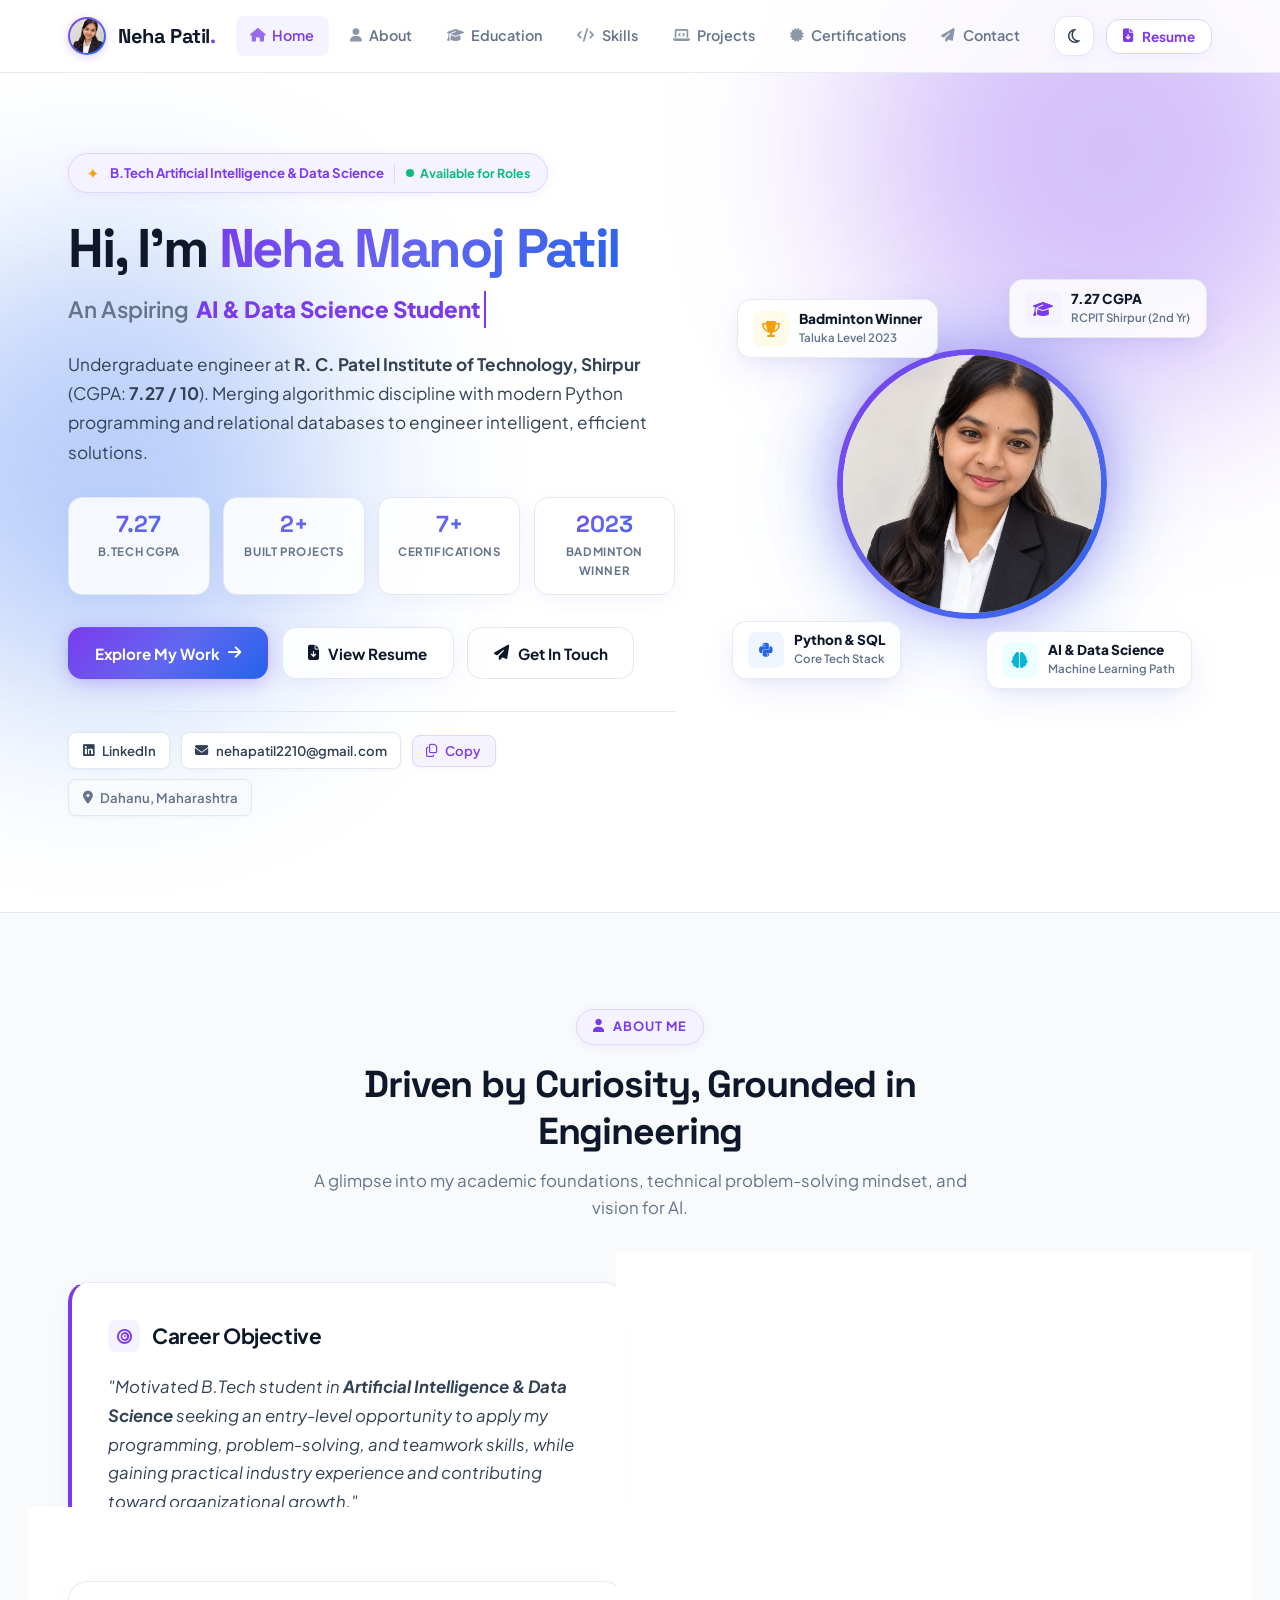
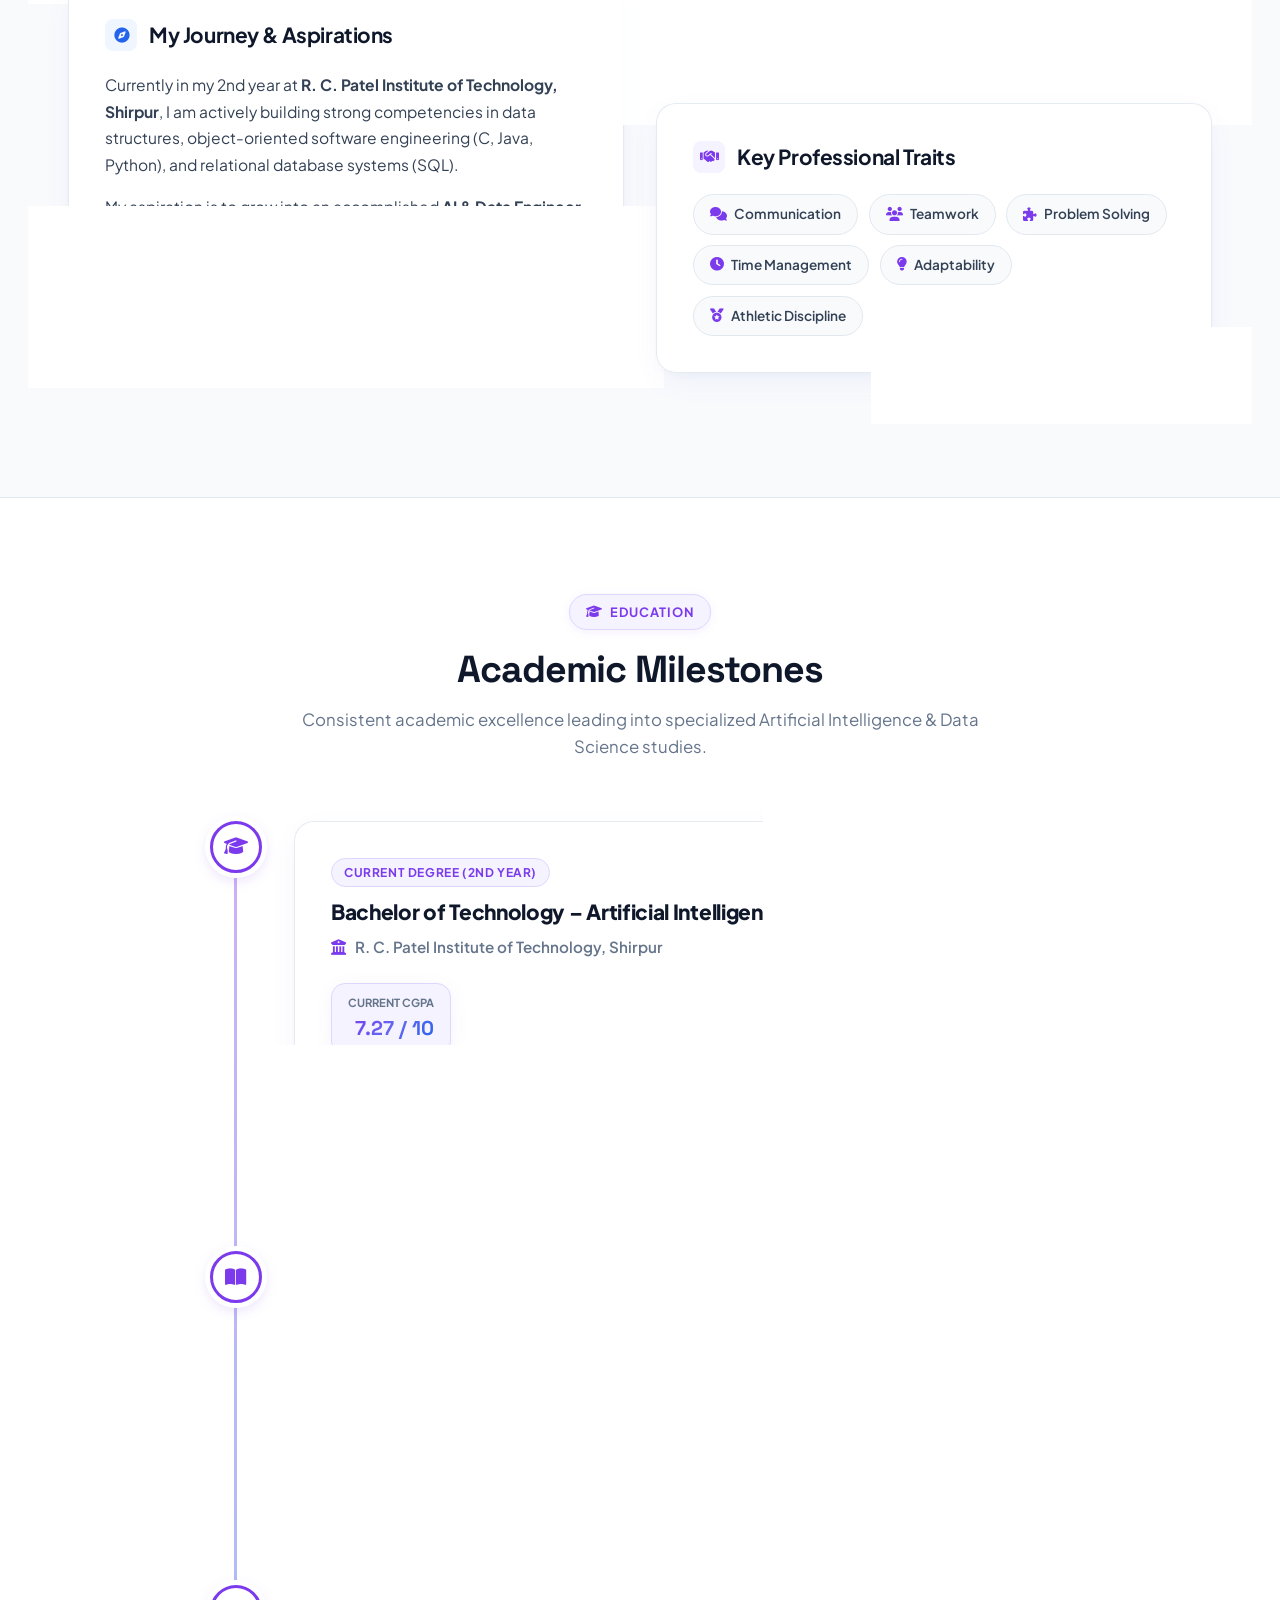
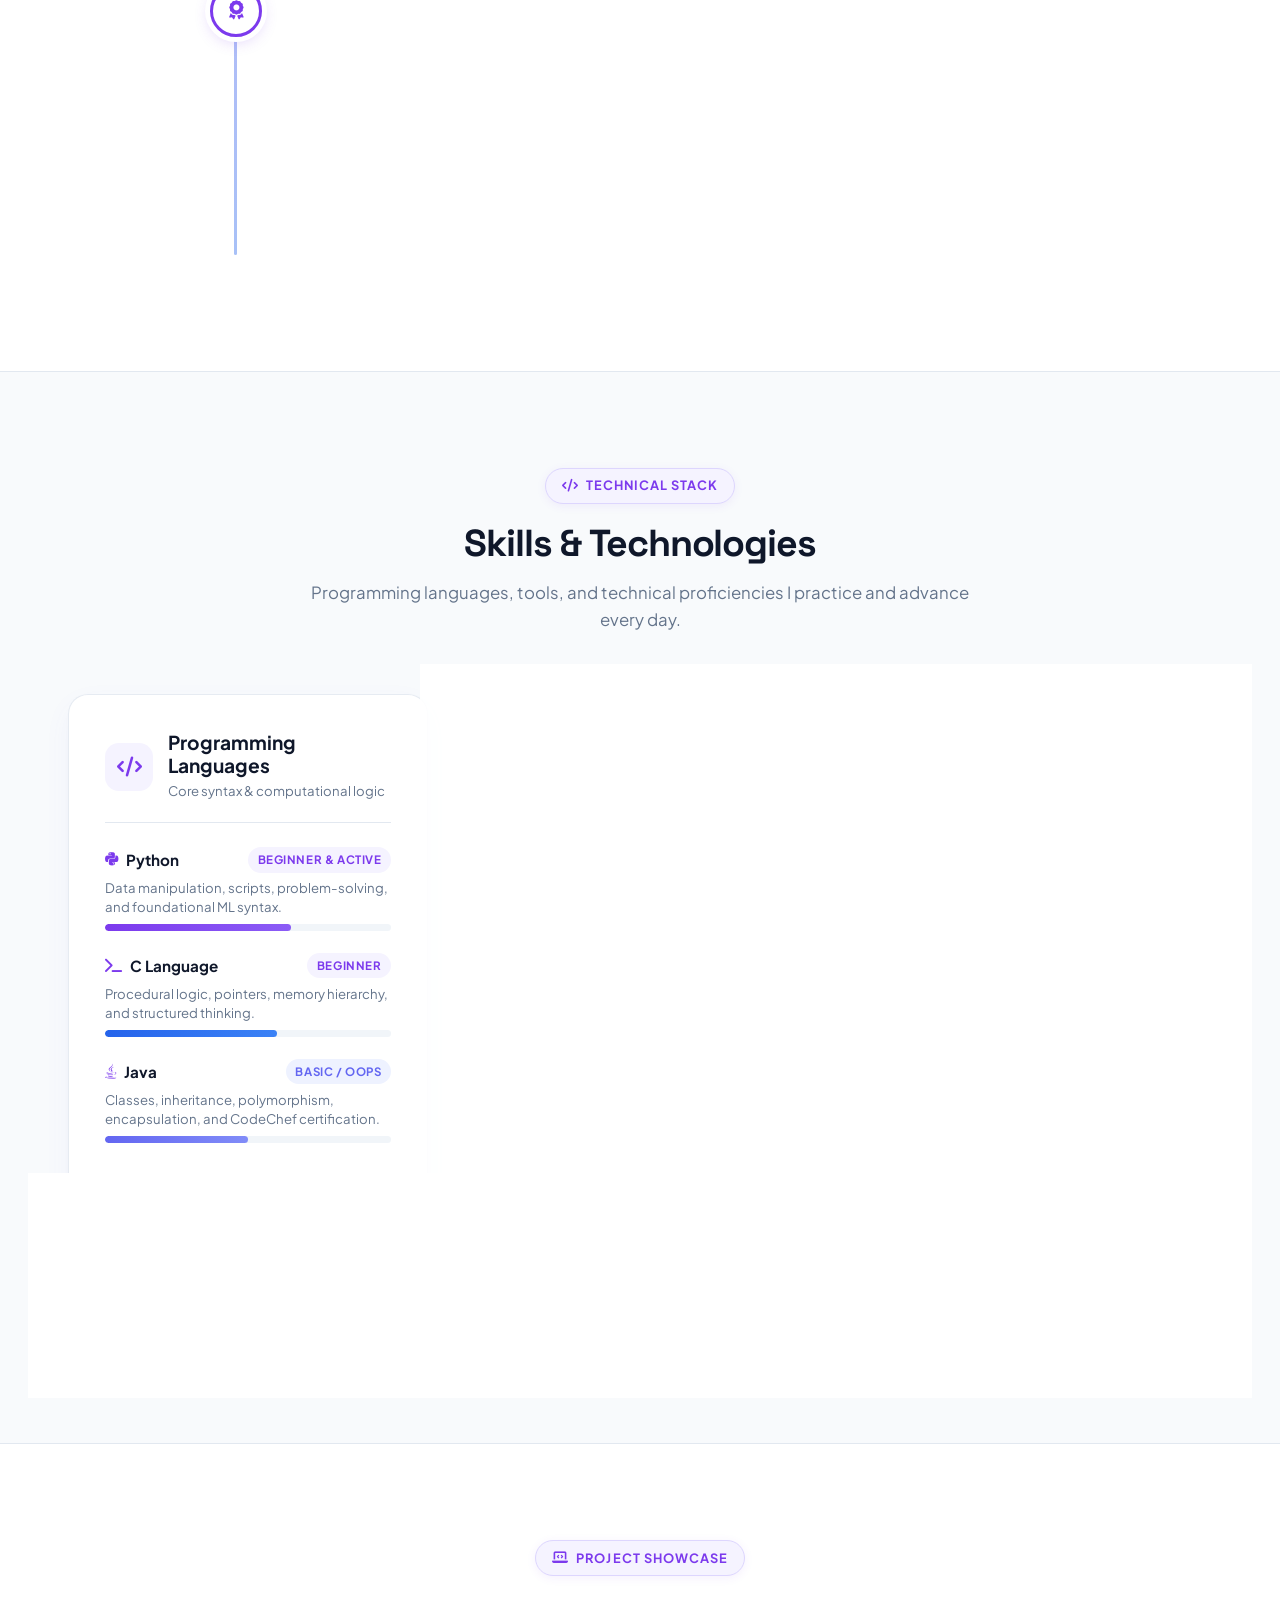
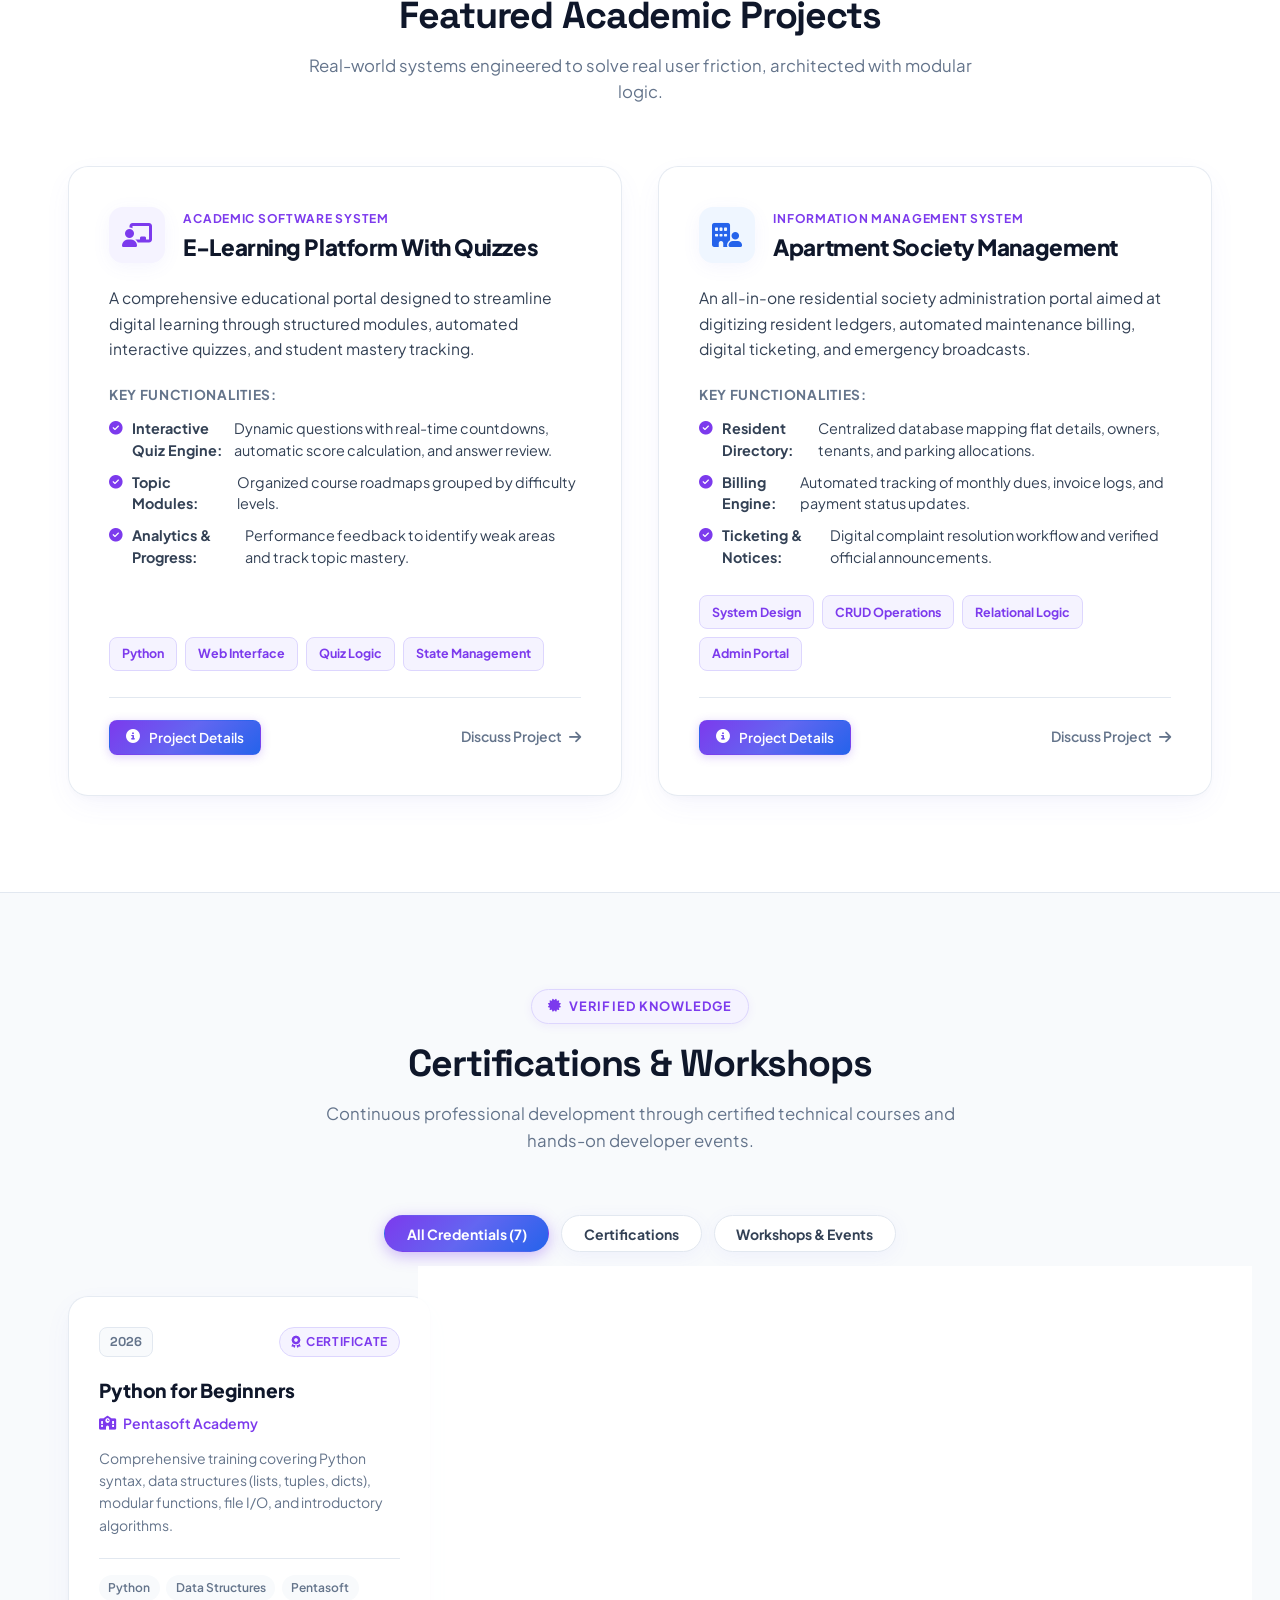
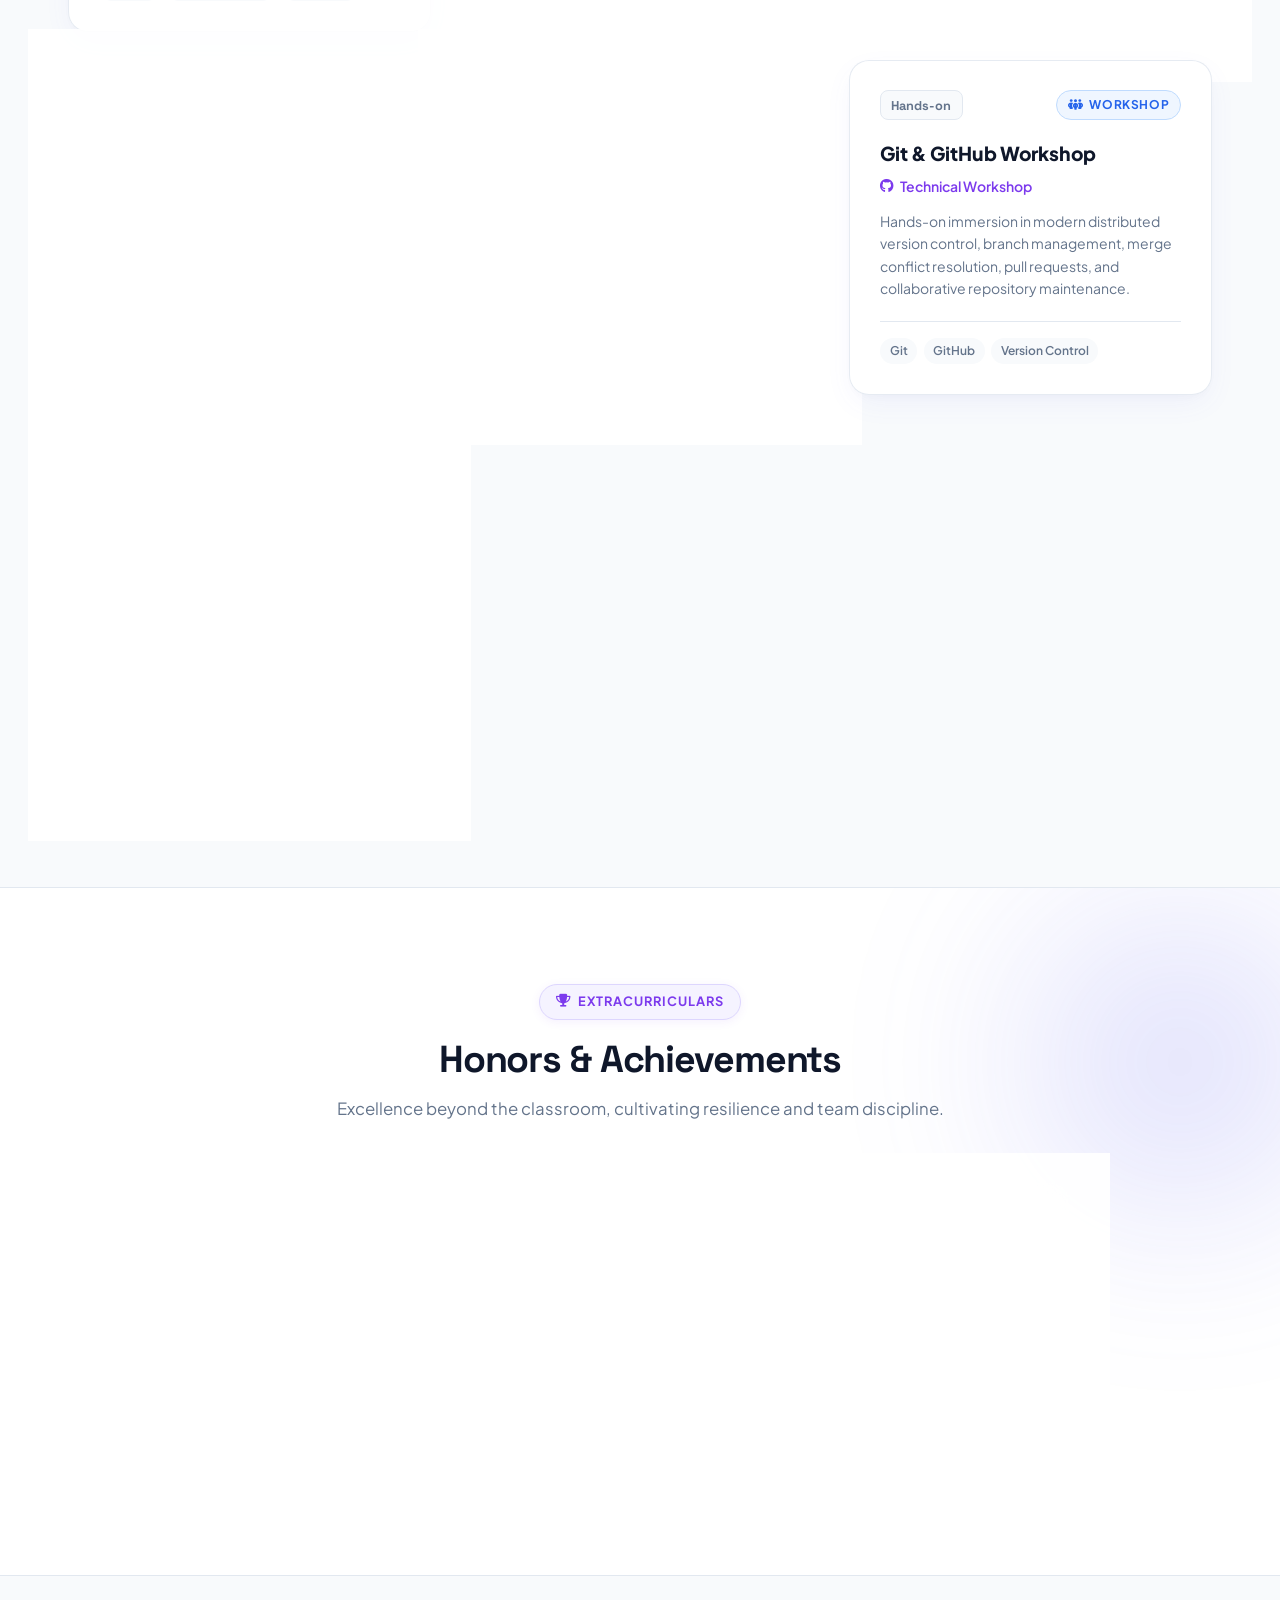
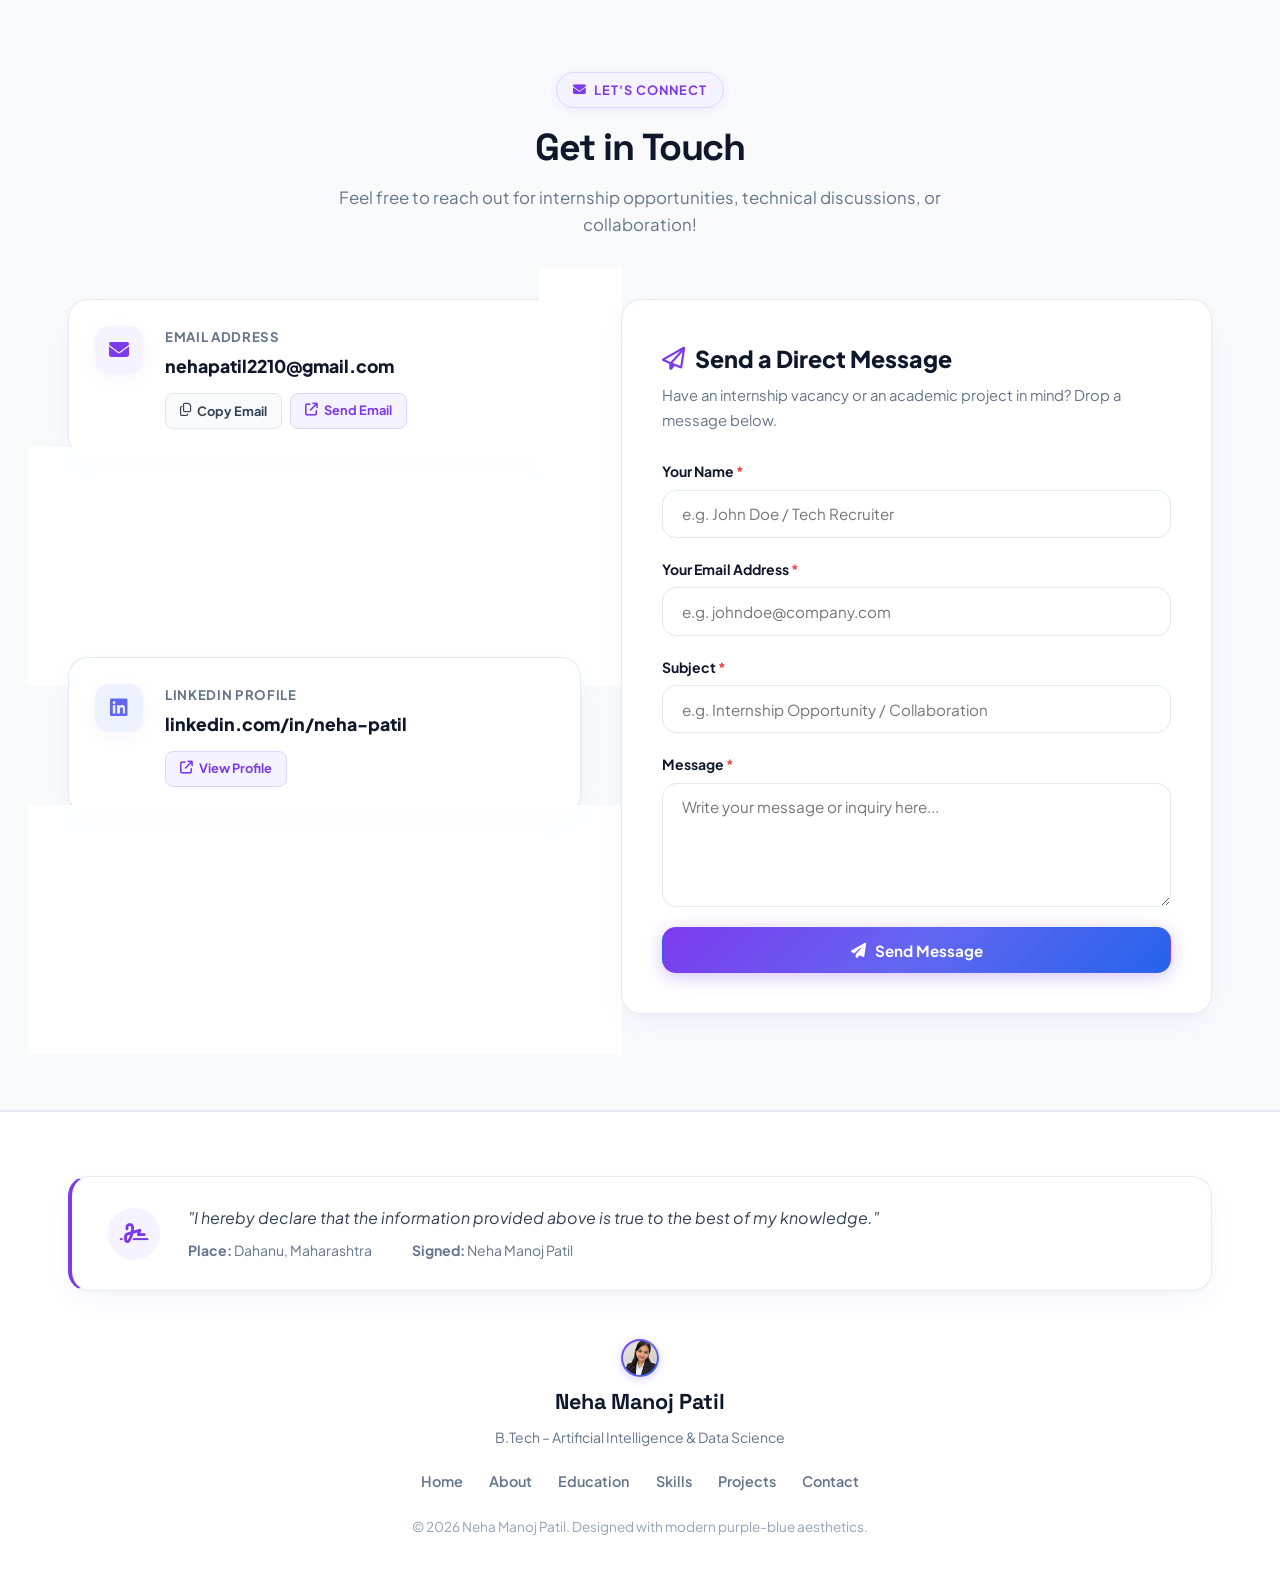
<file: index.html>
<!DOCTYPE html>
<html lang="en">
<head>
  <meta charset="UTF-8" />
  <meta name="viewport" content="width=device-width, initial-scale=1.0" />
  <title>Neha Manoj Patil | AI & Data Science Portfolio</title>
  <meta name="description" content="Official modern portfolio of Neha Manoj Patil - B.Tech in Artificial Intelligence & Data Science (AIDS), aspiring AI & Data Engineer." />
  <meta name="author" content="Neha Manoj Patil" />
  
  <!-- Modern Google Fonts -->
  <link rel="preconnect" href="https://fonts.googleapis.com">
  <link rel="preconnect" href="https://fonts.gstatic.com" crossorigin>
  <link href="https://fonts.googleapis.com/css2?family=Plus+Jakarta+Sans:ital,wght@0,300;0,400;0,500;0,600;0,700;0,800;1,400&family=Space+Grotesk:wght@500;600;700&display=swap" rel="stylesheet">
  
  <!-- FontAwesome Icons -->
  <link rel="stylesheet" href="https://cdnjs.cloudflare.com/ajax/libs/font-awesome/6.5.1/css/all.min.css" integrity="sha512-DTOQO9RWCH3ppGqcWaEA1BIZOC6xxalwEsw9c2QQeAIftl+Vegovlnee1c9QX4TctnWMn13TZye+giMm8e2LwA==" crossorigin="anonymous" referrerpolicy="no-referrer" />
  
  <link rel="stylesheet" href="styles.css" />
</head>
<body data-theme="light">
  <!-- Top Reading Progress Indicator -->
  <div id="scroll-progress"></div>

  <!-- Ambient Background Mesh Glow Orbs -->
  <div class="ambient-glow-wrapper" aria-hidden="true">
    <div class="ambient-orb orb-purple-1"></div>
    <div class="ambient-orb orb-blue-1"></div>
    <div class="ambient-orb orb-purple-2"></div>
    <div class="ambient-orb orb-blue-2"></div>
  </div>

  <!-- Glassmorphic Navbar -->
  <header class="navbar" id="navbar">
    <div class="nav-container">
      <a href="#home" class="nav-brand">
        <span class="brand-avatar-mini">
          <img src="profile.jpg" alt="NP" class="brand-mini-img" />
        </span>
        <span class="brand-text">Neha Patil<span class="brand-dot">.</span></span>
      </a>

      <nav class="nav-menu" id="nav-menu">
        <ul class="nav-list">
          <li><a href="#home" class="nav-link active"><i class="fa-solid fa-house"></i> Home</a></li>
          <li><a href="#about" class="nav-link"><i class="fa-solid fa-user"></i> About</a></li>
          <li><a href="#education" class="nav-link"><i class="fa-solid fa-graduation-cap"></i> Education</a></li>
          <li><a href="#skills" class="nav-link"><i class="fa-solid fa-code"></i> Skills</a></li>
          <li><a href="#projects" class="nav-link"><i class="fa-solid fa-laptop-code"></i> Projects</a></li>
          <li><a href="#certifications" class="nav-link"><i class="fa-solid fa-certificate"></i> Certifications</a></li>
          <li><a href="#contact" class="nav-link"><i class="fa-solid fa-paper-plane"></i> Contact</a></li>
        </ul>
      </nav>

      <div class="nav-actions">
        <button id="theme-toggle" class="theme-btn" aria-label="Toggle Dark/Light Mode" title="Toggle Theme">
          <i class="fa-regular fa-moon" id="theme-icon"></i>
        </button>
        <button id="nav-resume-btn" class="btn btn-outline-purple">
          <i class="fa-solid fa-file-arrow-down"></i> <span>Resume</span>
        </button>
        <button class="mobile-toggle" id="mobile-toggle" aria-label="Open Mobile Menu">
          <i class="fa-solid fa-bars"></i>
        </button>
      </div>
    </div>
  </header>

  <main>
    <!-- Hero / Home Section -->
    <section id="home" class="hero-section">
      <div class="container hero-container">
        <!-- Hero Left: Text Content -->
        <div class="hero-content reveal">
          <div class="hero-pill-badge">
            <span class="sparkle-dot">✦</span>
            <span>B.Tech Artificial Intelligence & Data Science</span>
            <span class="badge-status-dot"><span class="pulse-ring"></span>Available for Roles</span>
          </div>

          <h1 class="hero-title">
            Hi, I'm <span class="gradient-text">Neha Manoj Patil</span>
          </h1>

          <div class="hero-role-wrapper">
            <span class="role-intro">An Aspiring </span>
            <span class="typing-text" id="typing-text">AI & Data Science Student</span>
          </div>

          <p class="hero-desc">
            Undergraduate engineer at <strong>R. C. Patel Institute of Technology, Shirpur</strong> (CGPA: <strong>7.27 / 10</strong>). 
            Merging algorithmic discipline with modern Python programming and relational databases to engineer intelligent, efficient solutions.
          </p>

          <!-- Interactive Stat Counters -->
          <div class="hero-stats-row">
            <div class="stat-glass-card">
              <span class="stat-val gradient-text">7.27</span>
              <span class="stat-lbl">B.Tech CGPA</span>
            </div>
            <div class="stat-glass-card">
              <span class="stat-val gradient-text">2+</span>
              <span class="stat-lbl">Built Projects</span>
            </div>
            <div class="stat-glass-card">
              <span class="stat-val gradient-text">7+</span>
              <span class="stat-lbl">Certifications</span>
            </div>
            <div class="stat-glass-card">
              <span class="stat-val gradient-text">2023</span>
              <span class="stat-lbl">Badminton Winner</span>
            </div>
          </div>

          <!-- Action Buttons -->
          <div class="hero-cta-group">
            <a href="#projects" class="btn btn-primary-gradient">
              <span>Explore My Work</span> <i class="fa-solid fa-arrow-right"></i>
            </a>
            <button id="hero-resume-btn" class="btn btn-secondary-glass">
              <i class="fa-solid fa-file-arrow-down"></i> <span>View Resume</span>
            </button>
            <a href="#contact" class="btn btn-ghost-purple">
              <i class="fa-solid fa-paper-plane"></i> <span>Get In Touch</span>
            </a>
          </div>

          <!-- Quick Connect Chips -->
          <div class="hero-contact-chips">
            <a href="https://linkedin.com/in/neha-patil" target="_blank" rel="noopener noreferrer" class="contact-chip" title="LinkedIn Profile">
              <i class="fa-brands fa-linkedin"></i> <span>LinkedIn</span>
            </a>
            <a href="mailto:nehapatil2210@gmail.com" class="contact-chip" title="Email Neha">
              <i class="fa-solid fa-envelope"></i> <span>nehapatil2210@gmail.com</span>
            </a>
            <button id="copy-email-hero" class="contact-chip copy-chip" title="Copy Email">
              <i class="fa-regular fa-copy"></i> <span>Copy</span>
            </button>
            <span class="contact-chip-static">
              <i class="fa-solid fa-location-dot"></i> <span>Dahanu, Maharashtra</span>
            </span>
          </div>
        </div>

        <!-- Hero Right: Creative Showcase with Profile Photo & Floating Badges -->
        <div class="hero-visual-column reveal">
          <div class="hero-showcase-box">
            <!-- Background Halo Aura -->
            <div class="showcase-aura"></div>

            <!-- Central Portrait with Animated Gradient Border -->
            <div class="portrait-halo-wrapper">
              <div class="portrait-container">
                <img src="profile.jpg" alt="Neha Manoj Patil - AI & Data Science Engineer" class="hero-photo" />
              </div>
            </div>

            <!-- Floating Badge 1: Top Right (Academics & College) -->
            <div class="floating-badge badge-top-right">
              <div class="badge-icon icon-purple"><i class="fa-solid fa-graduation-cap"></i></div>
              <div class="badge-content">
                <span class="badge-title">7.27 CGPA</span>
                <span class="badge-desc">RCPIT Shirpur (2nd Yr)</span>
              </div>
            </div>

            <!-- Floating Badge 2: Bottom Left (Python & SQL Stack) -->
            <div class="floating-badge badge-bottom-left">
              <div class="badge-icon icon-blue"><i class="fa-brands fa-python"></i></div>
              <div class="badge-content">
                <span class="badge-title">Python & SQL</span>
                <span class="badge-desc">Core Tech Stack</span>
              </div>
            </div>

            <!-- Floating Badge 3: Bottom Right (Specialization) -->
            <div class="floating-badge badge-bottom-right">
              <div class="badge-icon icon-cyan"><i class="fa-solid fa-brain"></i></div>
              <div class="badge-content">
                <span class="badge-title">AI & Data Science</span>
                <span class="badge-desc">Machine Learning Path</span>
              </div>
            </div>

            <!-- Floating Badge 4: Top Left (Sports Excellence) -->
            <div class="floating-badge badge-top-left">
              <div class="badge-icon icon-amber"><i class="fa-solid fa-trophy"></i></div>
              <div class="badge-content">
                <span class="badge-title">Badminton Winner</span>
                <span class="badge-desc">Taluka Level 2023</span>
              </div>
            </div>
          </div>
        </div>
      </div>
    </section>

    <!-- About Section -->
    <section id="about" class="section section-alt">
      <div class="container">
        <div class="section-header reveal">
          <span class="section-tag"><i class="fa-solid fa-user"></i> About Me</span>
          <h2 class="section-title">Driven by Curiosity, Grounded in Engineering</h2>
          <p class="section-subtitle">A glimpse into my academic foundations, technical problem-solving mindset, and vision for AI.</p>
        </div>

        <div class="about-grid">
          <!-- Career Objective & Story -->
          <div class="about-narrative reveal">
            <div class="glass-card career-objective-card">
              <div class="card-badge-header">
                <div class="badge-icon-sm icon-purple"><i class="fa-solid fa-bullseye"></i></div>
                <h3>Career Objective</h3>
              </div>
              <p class="objective-text">
                "Motivated B.Tech student in <strong>Artificial Intelligence & Data Science</strong> seeking an entry-level opportunity to apply my programming, problem-solving, and teamwork skills, while gaining practical industry experience and contributing toward organizational growth."
              </p>
            </div>

            <div class="glass-card story-card">
              <div class="card-badge-header">
                <div class="badge-icon-sm icon-blue"><i class="fa-solid fa-compass"></i></div>
                <h3>My Journey & Aspirations</h3>
              </div>
              <p>
                Currently in my 2nd year at <strong>R. C. Patel Institute of Technology, Shirpur</strong>, I am actively building strong competencies in data structures, object-oriented software engineering (C, Java, Python), and relational database systems (SQL).
              </p>
              <p>
                My aspiration is to grow into an accomplished <strong>AI & Data Engineer</strong> capable of deploying dependable, intelligent software. I believe in disciplined continuous learning, hands-on development, and collaborative engineering.
              </p>
            </div>
          </div>

          <!-- What I Bring & Soft Skills -->
          <div class="about-highlights reveal">
            <div class="glass-card value-card">
              <div class="card-badge-header">
                <div class="badge-icon-sm icon-cyan"><i class="fa-solid fa-sparkles"></i></div>
                <h3>What I Bring to Teams</h3>
              </div>
              <div class="pillars-list">
                <div class="pillar-item">
                  <div class="pillar-icon"><i class="fa-solid fa-brain"></i></div>
                  <div>
                    <h4>Solid Theoretical Base</h4>
                    <p>Rigorous coursework in Artificial Intelligence, Data Science fundamentals, Mathematics, and Algorithms.</p>
                  </div>
                </div>

                <div class="pillar-item">
                  <div class="pillar-icon"><i class="fa-solid fa-cubes"></i></div>
                  <div>
                    <h4>Active Problem Solving</h4>
                    <p>Consistent practice in object-oriented architecture, modular code design, and systematic debugging.</p>
                  </div>
                </div>

                <div class="pillar-item">
                  <div class="pillar-icon"><i class="fa-solid fa-people-group"></i></div>
                  <div>
                    <h4>Collaborative Teamwork</h4>
                    <p>Proven track record of team project delivery, open communication, and high receptivity to mentorship.</p>
                  </div>
                </div>
              </div>
            </div>

            <!-- Soft Skills Pills -->
            <div class="glass-card soft-skills-card">
              <div class="card-badge-header">
                <div class="badge-icon-sm icon-purple"><i class="fa-solid fa-handshake"></i></div>
                <h3>Key Professional Traits</h3>
              </div>
              <div class="skills-pill-wrap">
                <span class="soft-pill"><i class="fa-solid fa-comments"></i> Communication</span>
                <span class="soft-pill"><i class="fa-solid fa-users"></i> Teamwork</span>
                <span class="soft-pill"><i class="fa-solid fa-puzzle-piece"></i> Problem Solving</span>
                <span class="soft-pill"><i class="fa-solid fa-clock"></i> Time Management</span>
                <span class="soft-pill"><i class="fa-solid fa-lightbulb"></i> Adaptability</span>
                <span class="soft-pill"><i class="fa-solid fa-medal"></i> Athletic Discipline</span>
              </div>
            </div>
          </div>
        </div>
      </div>
    </section>

    <!-- Education Section -->
    <section id="education" class="section">
      <div class="container">
        <div class="section-header reveal">
          <span class="section-tag"><i class="fa-solid fa-graduation-cap"></i> Education</span>
          <h2 class="section-title">Academic Milestones</h2>
          <p class="section-subtitle">Consistent academic excellence leading into specialized Artificial Intelligence & Data Science studies.</p>
        </div>

        <div class="timeline">
          <!-- B.Tech -->
          <div class="timeline-item reveal">
            <div class="timeline-marker">
              <i class="fa-solid fa-graduation-cap"></i>
            </div>
            <div class="timeline-content glass-card">
              <div class="timeline-header">
                <div>
                  <span class="timeline-badge current">Current Degree (2nd Year)</span>
                  <h3 class="timeline-degree">Bachelor of Technology – Artificial Intelligence & Data Science (AIDS)</h3>
                  <h4 class="timeline-institution">
                    <i class="fa-solid fa-building-columns"></i> R. C. Patel Institute of Technology, Shirpur
                  </h4>
                </div>
                <div class="score-badge primary-score">
                  <span class="score-title">Current CGPA</span>
                  <span class="score-val gradient-text">7.27 / 10</span>
                </div>
              </div>
              <p class="timeline-desc">
                In-depth coursework spanning Data Structures, Object-Oriented Programming, Database Management Systems, Discrete Mathematics, and Artificial Intelligence foundations.
              </p>
              <div class="timeline-tags">
                <span>AI & Data Science</span>
                <span>Shirpur, Maharashtra</span>
                <span>Active 2nd Year</span>
              </div>
            </div>
          </div>

          <!-- HSC -->
          <div class="timeline-item reveal">
            <div class="timeline-marker">
              <i class="fa-solid fa-book-open"></i>
            </div>
            <div class="timeline-content glass-card">
              <div class="timeline-header">
                <div>
                  <span class="timeline-badge">Completed in 2025</span>
                  <h3 class="timeline-degree">Higher Secondary Certificate (HSC - 12th)</h3>
                  <h4 class="timeline-institution">
                    <i class="fa-solid fa-school"></i> S R K Vadkun Junior College, Dahanu
                  </h4>
                </div>
                <div class="score-badge">
                  <span class="score-title">Board Score</span>
                  <span class="score-val">52.17%</span>
                </div>
              </div>
              <p class="timeline-desc">
                Completed secondary higher education in Science stream, cementing mathematics and physics fundamentals vital for engineering studies.
              </p>
              <div class="timeline-tags">
                <span>Science Stream</span>
                <span>Dahanu, Maharashtra</span>
                <span>Batch of 2025</span>
              </div>
            </div>
          </div>

          <!-- SSC -->
          <div class="timeline-item reveal">
            <div class="timeline-marker">
              <i class="fa-solid fa-award"></i>
            </div>
            <div class="timeline-content glass-card">
              <div class="timeline-header">
                <div>
                  <span class="timeline-badge success">Completed with Distinction in 2023</span>
                  <h3 class="timeline-degree">Secondary School Certificate (SSC - 10th)</h3>
                  <h4 class="timeline-institution">
                    <i class="fa-solid fa-school"></i> K L Ponda High School, Dahanu
                  </h4>
                </div>
                <div class="score-badge high-score">
                  <span class="score-title">Board Score</span>
                  <span class="score-val text-emerald">80.00%</span>
                </div>
              </div>
              <p class="timeline-desc">
                Graduated with First Class Distinction (80%), actively participating in academics and regional athletic competitions.
              </p>
              <div class="timeline-tags">
                <span>Distinction (80%)</span>
                <span>Dahanu, Maharashtra</span>
                <span>Batch of 2023</span>
              </div>
            </div>
          </div>
        </div>
      </div>
    </section>

    <!-- Skills Section -->
    <section id="skills" class="section section-alt">
      <div class="container">
        <div class="section-header reveal">
          <span class="section-tag"><i class="fa-solid fa-code"></i> Technical Stack</span>
          <h2 class="section-title">Skills & Technologies</h2>
          <p class="section-subtitle">Programming languages, tools, and technical proficiencies I practice and advance every day.</p>
        </div>

        <div class="skills-container">
          <!-- Programming Languages -->
          <div class="skill-category-card glass-card reveal">
            <div class="category-header">
              <div class="cat-icon icon-purple"><i class="fa-solid fa-code"></i></div>
              <div>
                <h3>Programming Languages</h3>
                <p>Core syntax & computational logic</p>
              </div>
            </div>
            <div class="skills-list">
              <div class="skill-item">
                <div class="skill-top">
                  <span class="skill-name"><i class="fa-brands fa-python skill-brand-icon"></i> Python</span>
                  <span class="skill-level-badge beginner">Beginner & Active</span>
                </div>
                <p class="skill-sub">Data manipulation, scripts, problem-solving, and foundational ML syntax.</p>
                <div class="progress-bar-bg"><div class="progress-bar-fill fill-purple" style="width: 65%;"></div></div>
              </div>

              <div class="skill-item">
                <div class="skill-top">
                  <span class="skill-name"><i class="fa-solid fa-terminal skill-brand-icon"></i> C Language</span>
                  <span class="skill-level-badge beginner">Beginner</span>
                </div>
                <p class="skill-sub">Procedural logic, pointers, memory hierarchy, and structured thinking.</p>
                <div class="progress-bar-bg"><div class="progress-bar-fill fill-blue" style="width: 60%;"></div></div>
              </div>

              <div class="skill-item">
                <div class="skill-top">
                  <span class="skill-name"><i class="fa-brands fa-java skill-brand-icon"></i> Java</span>
                  <span class="skill-level-badge basic">Basic / OOPS</span>
                </div>
                <p class="skill-sub">Classes, inheritance, polymorphism, encapsulation, and CodeChef certification.</p>
                <div class="progress-bar-bg"><div class="progress-bar-fill fill-indigo" style="width: 50%;"></div></div>
              </div>
            </div>
          </div>

          <!-- Current Learning Focus -->
          <div class="skill-category-card glass-card reveal">
            <div class="category-header">
              <div class="cat-icon icon-blue"><i class="fa-solid fa-database"></i></div>
              <div>
                <h3>Current Learning Focus</h3>
                <p>Active daily skill acceleration</p>
              </div>
            </div>
            <div class="skills-list">
              <div class="learning-highlight-box">
                <div class="learning-badge"><i class="fa-solid fa-arrows-rotate fa-spin"></i> Active Curriculum</div>
                <h4>Python Advanced & Relational SQL</h4>
                <p>Deepening knowledge of SQL queries (joins, aggregations, subqueries, indexing) and pairing with Python for automated data pipelines.</p>
              </div>

              <div class="skill-item">
                <div class="skill-top">
                  <span class="skill-name"><i class="fa-solid fa-database skill-brand-icon"></i> SQL (Structured Query Language)</span>
                  <span class="skill-level-badge in-progress">In Progress</span>
                </div>
                <p class="skill-sub">Relational schema design, SELECT queries, table relationships, and data filtering.</p>
                <div class="progress-bar-bg"><div class="progress-bar-fill fill-blue" style="width: 55%;"></div></div>
              </div>

              <div class="skill-item">
                <div class="skill-top">
                  <span class="skill-name"><i class="fa-solid fa-cubes skill-brand-icon"></i> OOPs (Object Oriented Concepts)</span>
                  <span class="skill-level-badge verified">Verified (CodeChef)</span>
                </div>
                <p class="skill-sub">Modularity, abstraction, class hierarchies, and reusable software design.</p>
                <div class="progress-bar-bg"><div class="progress-bar-fill fill-purple" style="width: 70%;"></div></div>
              </div>
            </div>
          </div>

          <!-- Tools & Version Control -->
          <div class="skill-category-card glass-card reveal">
            <div class="category-header">
              <div class="cat-icon icon-cyan"><i class="fa-solid fa-screwdriver-wrench"></i></div>
              <div>
                <h3>Tools & Environment</h3>
                <p>Development workflow & platforms</p>
              </div>
            </div>
            <div class="tools-grid">
              <div class="tool-chip">
                <i class="fa-brands fa-git-alt"></i>
                <span>Git</span>
              </div>
              <div class="tool-chip">
                <i class="fa-brands fa-github"></i>
                <span>GitHub</span>
              </div>
              <div class="tool-chip">
                <i class="fa-solid fa-laptop-code"></i>
                <span>VS Code</span>
              </div>
              <div class="tool-chip">
                <i class="fa-solid fa-desktop"></i>
                <span>MS CIT (Certified)</span>
              </div>
              <div class="tool-chip">
                <i class="fa-brands fa-windows"></i>
                <span>Windows OS</span>
              </div>
              <div class="tool-chip">
                <i class="fa-solid fa-network-wired"></i>
                <span>GDG Community</span>
              </div>
            </div>

            <div class="methodology-box">
              <h4><i class="fa-solid fa-shield-halved"></i> Engineering Hygiene</h4>
              <p>Committed to clean commit histories with Git, descriptive code comments, and modular design patterns.</p>
            </div>
          </div>
        </div>
      </div>
    </section>

    <!-- Projects Section -->
    <section id="projects" class="section">
      <div class="container">
        <div class="section-header reveal">
          <span class="section-tag"><i class="fa-solid fa-laptop-code"></i> Project Showcase</span>
          <h2 class="section-title">Featured Academic Projects</h2>
          <p class="section-subtitle">Real-world systems engineered to solve real user friction, architected with modular logic.</p>
        </div>

        <div class="projects-grid">
          <!-- Project 1: E-Learning Platform With Quizzes -->
          <article class="project-card glass-card reveal">
            <div class="project-header">
              <div class="project-icon-box icon-purple">
                <i class="fa-solid fa-chalkboard-user"></i>
              </div>
              <div class="project-meta">
                <span class="project-type">Academic Software System</span>
                <h3 class="project-title">E-Learning Platform With Quizzes</h3>
              </div>
            </div>

            <p class="project-description">
              A comprehensive educational portal designed to streamline digital learning through structured modules, automated interactive quizzes, and student mastery tracking.
            </p>

            <div class="project-features">
              <h4>Key Functionalities:</h4>
              <ul>
                <li><i class="fa-solid fa-circle-check"></i> <strong>Interactive Quiz Engine:</strong> Dynamic questions with real-time countdowns, automatic score calculation, and answer review.</li>
                <li><i class="fa-solid fa-circle-check"></i> <strong>Topic Modules:</strong> Organized course roadmaps grouped by difficulty levels.</li>
                <li><i class="fa-solid fa-circle-check"></i> <strong>Analytics & Progress:</strong> Performance feedback to identify weak areas and track topic mastery.</li>
              </ul>
            </div>

            <div class="project-tech-tags">
              <span>Python</span>
              <span>Web Interface</span>
              <span>Quiz Logic</span>
              <span>State Management</span>
            </div>

            <div class="project-footer">
              <button class="btn btn-sm btn-project-detail btn-gradient-sm" data-project="elearning">
                <i class="fa-solid fa-circle-info"></i> Project Details
              </button>
              <a href="#contact" class="project-link-subtle">
                <span>Discuss Project</span> <i class="fa-solid fa-arrow-right"></i>
              </a>
            </div>
          </article>

          <!-- Project 2: Apartment Society Management -->
          <article class="project-card glass-card reveal">
            <div class="project-header">
              <div class="project-icon-box icon-blue">
                <i class="fa-solid fa-building-user"></i>
              </div>
              <div class="project-meta">
                <span class="project-type">Information Management System</span>
                <h3 class="project-title">Apartment Society Management</h3>
              </div>
            </div>

            <p class="project-description">
              An all-in-one residential society administration portal aimed at digitizing resident ledgers, automated maintenance billing, digital ticketing, and emergency broadcasts.
            </p>

            <div class="project-features">
              <h4>Key Functionalities:</h4>
              <ul>
                <li><i class="fa-solid fa-circle-check"></i> <strong>Resident Directory:</strong> Centralized database mapping flat details, owners, tenants, and parking allocations.</li>
                <li><i class="fa-solid fa-circle-check"></i> <strong>Billing Engine:</strong> Automated tracking of monthly dues, invoice logs, and payment status updates.</li>
                <li><i class="fa-solid fa-circle-check"></i> <strong>Ticketing & Notices:</strong> Digital complaint resolution workflow and verified official announcements.</li>
              </ul>
            </div>

            <div class="project-tech-tags">
              <span>System Design</span>
              <span>CRUD Operations</span>
              <span>Relational Logic</span>
              <span>Admin Portal</span>
            </div>

            <div class="project-footer">
              <button class="btn btn-sm btn-project-detail btn-gradient-sm" data-project="society">
                <i class="fa-solid fa-circle-info"></i> Project Details
              </button>
              <a href="#contact" class="project-link-subtle">
                <span>Discuss Project</span> <i class="fa-solid fa-arrow-right"></i>
              </a>
            </div>
          </article>
        </div>
      </div>
    </section>

    <!-- Certifications & Workshops Section -->
    <section id="certifications" class="section section-alt">
      <div class="container">
        <div class="section-header reveal">
          <span class="section-tag"><i class="fa-solid fa-certificate"></i> Verified Knowledge</span>
          <h2 class="section-title">Certifications & Workshops</h2>
          <p class="section-subtitle">Continuous professional development through certified technical courses and hands-on developer events.</p>
        </div>

        <!-- Filter Buttons -->
        <div class="filter-controls reveal">
          <button class="filter-btn active" data-filter="all">All Credentials (7)</button>
          <button class="filter-btn" data-filter="certification">Certifications</button>
          <button class="filter-btn" data-filter="workshop">Workshops & Events</button>
        </div>

        <div class="certifications-grid" id="cert-grid">
          <!-- Python Pentasoft -->
          <div class="cert-card glass-card reveal" data-category="certification">
            <div class="cert-badge-top">
              <span class="badge-year">2026</span>
              <span class="badge-type cert"><i class="fa-solid fa-award"></i> Certificate</span>
            </div>
            <div class="cert-body">
              <h3 class="cert-title">Python for Beginners</h3>
              <p class="cert-issuer"><i class="fa-solid fa-school"></i> Pentasoft Academy</p>
              <p class="cert-desc">
                Comprehensive training covering Python syntax, data structures (lists, tuples, dicts), modular functions, file I/O, and introductory algorithms.
              </p>
            </div>
            <div class="cert-tags">
              <span>Python</span>
              <span>Data Structures</span>
              <span>Pentasoft</span>
            </div>
          </div>

          <!-- Java OOPS CodeChef -->
          <div class="cert-card glass-card reveal" data-category="certification">
            <div class="cert-badge-top">
              <span class="badge-year">2026</span>
              <span class="badge-type cert"><i class="fa-solid fa-award"></i> Certificate</span>
            </div>
            <div class="cert-body">
              <h3 class="cert-title">OOPS through Java</h3>
              <p class="cert-issuer"><i class="fa-solid fa-laptop-code"></i> CodeChef</p>
              <p class="cert-desc">
                Rigorous testing on Object-Oriented Programming paradigms: Classes & Objects, Encapsulation, Polymorphism, Inheritance, and Interface contracts.
              </p>
            </div>
            <div class="cert-tags">
              <span>Java</span>
              <span>OOPs</span>
              <span>CodeChef</span>
            </div>
          </div>

          <!-- C Programming CodeChef -->
          <div class="cert-card glass-card reveal" data-category="certification">
            <div class="cert-badge-top">
              <span class="badge-year">2025</span>
              <span class="badge-type cert"><i class="fa-solid fa-award"></i> Certificate</span>
            </div>
            <div class="cert-body">
              <h3 class="cert-title">C Programming</h3>
              <p class="cert-issuer"><i class="fa-solid fa-laptop-code"></i> CodeChef</p>
              <p class="cert-desc">
                Verified proficiency in procedural programming, control structures, loops, functions, array manipulation, and low-level algorithmic logic.
              </p>
            </div>
            <div class="cert-tags">
              <span>C Language</span>
              <span>Algorithms</span>
              <span>CodeChef</span>
            </div>
          </div>

          <!-- Dataverse Workshop -->
          <div class="cert-card glass-card reveal" data-category="workshop">
            <div class="cert-badge-top">
              <span class="badge-year">Dataverse</span>
              <span class="badge-type workshop"><i class="fa-solid fa-people-group"></i> Workshop</span>
            </div>
            <div class="cert-body">
              <h3 class="cert-title">“From Profile to Project”</h3>
              <p class="cert-issuer"><i class="fa-solid fa-network-wired"></i> Dataverse</p>
              <p class="cert-desc">
                Certificate of Participation in practical project ideation, translating technical profiles into production-grade projects, and developer portfolio construction.
              </p>
            </div>
            <div class="cert-tags">
              <span>Project Building</span>
              <span>Dataverse</span>
              <span>Participation</span>
            </div>
          </div>

          <!-- GDG Workshop -->
          <div class="cert-card glass-card reveal" data-category="workshop">
            <div class="cert-badge-top">
              <span class="badge-year">GDG</span>
              <span class="badge-type workshop"><i class="fa-solid fa-people-group"></i> Workshop</span>
            </div>
            <div class="cert-body">
              <h3 class="cert-title">GDG “Think in C” Workshop</h3>
              <p class="cert-issuer"><i class="fa-brands fa-google"></i> Google Developer Groups (GDG)</p>
              <p class="cert-desc">
                Intensive community developer workshop focused on deep thinking in C, understanding machine architecture, optimizing execution speed, and problem solving.
              </p>
            </div>
            <div class="cert-tags">
              <span>GDG</span>
              <span>Google Developers</span>
              <span>C Optimization</span>
            </div>
          </div>

          <!-- Git & GitHub Workshop -->
          <div class="cert-card glass-card reveal" data-category="workshop">
            <div class="cert-badge-top">
              <span class="badge-year">Hands-on</span>
              <span class="badge-type workshop"><i class="fa-solid fa-people-group"></i> Workshop</span>
            </div>
            <div class="cert-body">
              <h3 class="cert-title">Git & GitHub Workshop</h3>
              <p class="cert-issuer"><i class="fa-brands fa-github"></i> Technical Workshop</p>
              <p class="cert-desc">
                Hands-on immersion in modern distributed version control, branch management, merge conflict resolution, pull requests, and collaborative repository maintenance.
              </p>
            </div>
            <div class="cert-tags">
              <span>Git</span>
              <span>GitHub</span>
              <span>Version Control</span>
            </div>
          </div>

          <!-- MS CIT Pentasoft -->
          <div class="cert-card glass-card reveal" data-category="certification">
            <div class="cert-badge-top">
              <span class="badge-year">2023</span>
              <span class="badge-type cert"><i class="fa-solid fa-award"></i> Certificate</span>
            </div>
            <div class="cert-body">
              <h3 class="cert-title">MS CIT Beginners</h3>
              <p class="cert-issuer"><i class="fa-solid fa-desktop"></i> Pentasoft Academy</p>
              <p class="cert-desc">
                Foundational computer information technology training covering workplace computing, spreadsheet calculations, document processing, and internet utilities.
              </p>
            </div>
            <div class="cert-tags">
              <span>MS CIT</span>
              <span>Computer Fundamentals</span>
              <span>Pentasoft</span>
            </div>
          </div>
        </div>
      </div>
    </section>

    <!-- Achievements Section -->
    <section class="section">
      <div class="container">
        <div class="section-header reveal">
          <span class="section-tag"><i class="fa-solid fa-trophy"></i> Extracurriculars</span>
          <h2 class="section-title">Honors & Achievements</h2>
          <p class="section-subtitle">Excellence beyond the classroom, cultivating resilience and team discipline.</p>
        </div>

        <div class="achievement-container reveal">
          <div class="achievement-card glass-card">
            <div class="achieve-icon icon-amber">
              <i class="fa-solid fa-trophy"></i>
            </div>
            <div class="achieve-content">
              <span class="achieve-year">Sports Honor (2023)</span>
              <h3>“Taluka Level” Badminton Competition</h3>
              <p>
                Represented school at the prestigious Taluka-level badminton tournament. Competitive sports honed my quick reflexes, strategic decision-making under pressure, and mental stamina — attributes I bring directly into engineering problem-solving.
              </p>
              <div class="achieve-badges">
                <span>Taluka Level</span>
                <span>Badminton</span>
                <span>Strategic Focus</span>
                <span>Fitness & Discipline</span>
              </div>
            </div>
          </div>
        </div>
      </div>
    </section>

    <!-- Contact Section -->
    <section id="contact" class="section section-alt">
      <div class="container">
        <div class="section-header reveal">
          <span class="section-tag"><i class="fa-solid fa-envelope"></i> Let's Connect</span>
          <h2 class="section-title">Get in Touch</h2>
          <p class="section-subtitle">Feel free to reach out for internship opportunities, technical discussions, or collaboration!</p>
        </div>

        <div class="contact-grid">
          <!-- Direct Details Cards -->
          <div class="contact-details-col reveal">
            <div class="contact-card glass-card">
              <div class="contact-icon icon-purple"><i class="fa-solid fa-envelope"></i></div>
              <div class="contact-info">
                <h4>Email Address</h4>
                <a href="mailto:nehapatil2210@gmail.com" class="contact-val">nehapatil2210@gmail.com</a>
                <div class="card-btn-row">
                  <button class="btn-copy" id="btn-copy-email"><i class="fa-regular fa-copy"></i> Copy Email</button>
                  <a href="mailto:nehapatil2210@gmail.com" class="btn-direct-link"><i class="fa-solid fa-arrow-up-right-from-square"></i> Send Email</a>
                </div>
              </div>
            </div>

            <div class="contact-card glass-card">
              <div class="contact-icon icon-blue"><i class="fa-solid fa-phone"></i></div>
              <div class="contact-info">
                <h4>Phone / WhatsApp</h4>
                <a href="tel:7620627271" class="contact-val">+91 7620627271</a>
                <div class="card-btn-row">
                  <button class="btn-copy" id="btn-copy-phone"><i class="fa-regular fa-copy"></i> Copy Number</button>
                  <a href="tel:7620627271" class="btn-direct-link"><i class="fa-solid fa-phone"></i> Call Now</a>
                </div>
              </div>
            </div>

            <div class="contact-card glass-card">
              <div class="contact-icon icon-indigo"><i class="fa-brands fa-linkedin"></i></div>
              <div class="contact-info">
                <h4>LinkedIn Profile</h4>
                <a href="https://linkedin.com/in/neha-patil" target="_blank" rel="noopener noreferrer" class="contact-val">linkedin.com/in/neha-patil</a>
                <div class="card-btn-row">
                  <a href="https://linkedin.com/in/neha-patil" target="_blank" rel="noopener noreferrer" class="btn-direct-link">
                    <i class="fa-solid fa-arrow-up-right-from-square"></i> View Profile
                  </a>
                </div>
              </div>
            </div>

            <div class="contact-card glass-card">
              <div class="contact-icon icon-cyan"><i class="fa-solid fa-location-dot"></i></div>
              <div class="contact-info">
                <h4>Home Location</h4>
                <p class="contact-val text-dark">Dahanu Gaon, Tal. Dahanu, Dist. Palghar, Maharashtra, India</p>
                <span class="location-badge"><i class="fa-solid fa-circle-check"></i> Open to Relocation / Hybrid / Remote</span>
              </div>
            </div>
          </div>

          <!-- Interactive Message Form -->
          <div class="contact-form-col reveal">
            <div class="form-wrapper glass-card">
              <h3 class="form-title"><i class="fa-regular fa-paper-plane"></i> Send a Direct Message</h3>
              <p class="form-sub">Have an internship vacancy or an academic project in mind? Drop a message below.</p>
              
              <form id="contact-form" class="contact-form">
                <div class="form-group">
                  <label for="name">Your Name <span class="required">*</span></label>
                  <input type="text" id="name" name="name" placeholder="e.g. John Doe / Tech Recruiter" required />
                </div>

                <div class="form-group">
                  <label for="email">Your Email Address <span class="required">*</span></label>
                  <input type="email" id="email" name="email" placeholder="e.g. johndoe@company.com" required />
                </div>

                <div class="form-group">
                  <label for="subject">Subject <span class="required">*</span></label>
                  <input type="text" id="subject" name="subject" placeholder="e.g. Internship Opportunity / Collaboration" required />
                </div>

                <div class="form-group">
                  <label for="message">Message <span class="required">*</span></label>
                  <textarea id="message" name="message" rows="5" placeholder="Write your message or inquiry here..." required></textarea>
                </div>

                <button type="submit" class="btn btn-primary-gradient btn-block" id="form-submit-btn">
                  <i class="fa-solid fa-paper-plane"></i> Send Message
                </button>
              </form>

              <div id="form-status" class="form-status-alert"></div>
            </div>
          </div>
        </div>
      </div>
    </section>
  </main>

  <!-- Declaration & Footer -->
  <footer class="footer">
    <div class="container footer-container">
      <div class="declaration-banner glass-card">
        <div class="dec-icon icon-purple"><i class="fa-solid fa-signature"></i></div>
        <div class="dec-text">
          <p class="dec-statement">
            "I hereby declare that the information provided above is true to the best of my knowledge."
          </p>
          <div class="dec-sign-row">
            <span><strong>Place:</strong> Dahanu, Maharashtra</span>
            <span><strong>Signed:</strong> Neha Manoj Patil</span>
          </div>
        </div>
      </div>

      <div class="footer-bottom">
        <div class="footer-brand">
          <span class="brand-avatar-mini">
            <img src="profile.jpg" alt="NP" class="brand-mini-img" />
          </span>
          <span class="footer-name">Neha Manoj Patil</span>
          <span class="footer-sub">B.Tech – Artificial Intelligence & Data Science</span>
        </div>

        <div class="footer-links">
          <a href="#home">Home</a>
          <a href="#about">About</a>
          <a href="#education">Education</a>
          <a href="#skills">Skills</a>
          <a href="#projects">Projects</a>
          <a href="#contact">Contact</a>
        </div>

        <p class="copyright">
          &copy; <span id="current-year">2026</span> Neha Manoj Patil. Designed with modern purple-blue aesthetics.
        </p>

        <button id="back-to-top" class="back-to-top" aria-label="Back to top" title="Back to top">
          <i class="fa-solid fa-arrow-up"></i>
        </button>
      </div>
    </div>
  </footer>

  <!-- Resume Preview & Print Modal -->
  <div id="resume-modal" class="modal-backdrop">
    <div class="modal-dialog">
      <div class="modal-header">
        <div class="modal-title-group">
          <i class="fa-solid fa-file-lines"></i>
          <h3>Curriculum Vitae — Neha Manoj Patil</h3>
        </div>
        <div class="modal-actions">
          <button id="modal-print-btn" class="btn btn-sm btn-primary-gradient">
            <i class="fa-solid fa-print"></i> Print / Save as PDF
          </button>
          <button id="modal-close-btn" class="btn-close" aria-label="Close modal">
            <i class="fa-solid fa-xmark"></i>
          </button>
        </div>
      </div>

      <div class="modal-body printable-resume" id="printable-resume">
        <!-- Resume Header -->
        <header class="res-header">
          <div class="res-header-flex">
            <img src="profile.jpg" alt="Neha Manoj Patil" class="res-photo" />
            <div class="res-header-info">
              <h1 class="res-name">NEHA MANOJ PATIL</h1>
              <p class="res-subtitle">B.Tech – Artificial Intelligence & Data Science (AIDS)</p>
              <p class="res-contact-line">
                Dahanu Gaon, Tal. Dahanu, Dist. Palghar, Maharashtra &nbsp;|&nbsp; 
                <strong>+91 7620627271</strong> &nbsp;|&nbsp; 
                <strong>nehapatil2210@gmail.com</strong> &nbsp;|&nbsp; 
                <strong>linkedin.com/in/neha-patil</strong>
              </p>
            </div>
          </div>
        </header>

        <!-- Career Objective -->
        <section class="res-section">
          <h2 class="res-sec-title">CAREER OBJECTIVE</h2>
          <p class="res-sec-p">
            Motivated B.Tech student in Artificial Intelligence & Data Science seeking an entry-level opportunity to apply my programming, problem-solving, and teamwork skills, while gaining practical experience and contributing to organizational growth.
          </p>
        </section>

        <!-- Education -->
        <section class="res-section">
          <h2 class="res-sec-title">EDUCATION</h2>
          <div class="res-entry">
            <div class="res-entry-top">
              <span class="res-entry-bold">Bachelor of Technology – Artificial Intelligence & Data Science (AIDS)</span>
              <span class="res-entry-year">2nd Year (Ongoing)</span>
            </div>
            <div class="res-entry-sub">R. C. Patel Institute of Technology, Shirpur &nbsp;|&nbsp; <strong>CGPA: 7.27 / 10</strong></div>
          </div>

          <div class="res-entry">
            <div class="res-entry-top">
              <span class="res-entry-bold">Higher Secondary Certificate (HSC)</span>
              <span class="res-entry-year">2025</span>
            </div>
            <div class="res-entry-sub">S R K Vadkun Junior College, Dahanu &nbsp;|&nbsp; <strong>Score: 52.17%</strong></div>
          </div>

          <div class="res-entry">
            <div class="res-entry-top">
              <span class="res-entry-bold">Secondary School Certificate (SSC)</span>
              <span class="res-entry-year">2023</span>
            </div>
            <div class="res-entry-sub">K L Ponda High School, Dahanu &nbsp;|&nbsp; <strong>Score: 80.00% (Distinction)</strong></div>
          </div>
        </section>

        <!-- Technical Skills -->
        <section class="res-section">
          <h2 class="res-sec-title">TECHNICAL SKILLS</h2>
          <ul class="res-bullets">
            <li><strong>Programming Languages:</strong> Python (Beginner), C (Beginner), Java (Basic)</li>
            <li><strong>Current Learning:</strong> Python Advanced & SQL (Relational Databases)</li>
            <li><strong>Core Concepts:</strong> Object-Oriented Programming (OOPS), Procedural Programming, Algorithms</li>
            <li><strong>Developer Tools:</strong> Git, GitHub, VS Code, MS CIT (Certified)</li>
          </ul>
        </section>

        <!-- Academic Projects -->
        <section class="res-section">
          <h2 class="res-sec-title">ACADEMIC PROJECTS</h2>
          <div class="res-entry">
            <div class="res-entry-top">
              <span class="res-entry-bold">E-Learning Platform With Quizzes</span>
              <span class="res-entry-year">Academic Project</span>
            </div>
            <p class="res-sec-p">Developed an interactive educational application with structured topic modules, timed quiz assessments, dynamic scoring algorithms, and student performance tracking.</p>
          </div>

          <div class="res-entry">
            <div class="res-entry-top">
              <span class="res-entry-bold">Apartment Society Management System</span>
              <span class="res-entry-year">Academic Project</span>
            </div>
            <p class="res-sec-p">Created a management system for residential complexes managing resident profiles, maintenance fee tracking, complaint tickets, and automated society announcements.</p>
          </div>
        </section>

        <!-- Certifications & Workshops -->
        <section class="res-section">
          <h2 class="res-sec-title">CERTIFICATIONS & WORKSHOPS</h2>
          <ul class="res-bullets">
            <li><strong>Python for Beginners:</strong> Pentasoft Academy (2026)</li>
            <li><strong>OOPS through Java:</strong> CodeChef (2026)</li>
            <li><strong>C Programming:</strong> CodeChef (2025)</li>
            <li><strong>MS CIT Beginners:</strong> Pentasoft Academy (2023)</li>
            <li><strong>Dataverse “FROM PROFILE TO PROJECT”:</strong> Certificate of Participation</li>
            <li><strong>Git & GitHub Workshop:</strong> Version Control & Repository Collaboration</li>
            <li><strong>GDG “Think in C” Workshop:</strong> Google Developer Groups</li>
          </ul>
        </section>

        <!-- Achievements -->
        <section class="res-section">
          <h2 class="res-sec-title">ACHIEVEMENTS</h2>
          <ul class="res-bullets">
            <li><strong>“Taluka Level” Badminton Competition:</strong> Recognized participant and competitor (2023)</li>
          </ul>
        </section>

        <!-- Soft Skills -->
        <section class="res-section">
          <h2 class="res-sec-title">SOFT SKILLS</h2>
          <p class="res-sec-p">Communication &nbsp;•&nbsp; Teamwork &nbsp;•&nbsp; Problem Solving &nbsp;•&nbsp; Time Management &nbsp;•&nbsp; Adaptability</p>
        </section>

        <!-- Declaration -->
        <section class="res-section res-declaration">
          <h2 class="res-sec-title">DECLARATION</h2>
          <p class="res-sec-p">I hereby declare that the information provided above is true to the best of my knowledge.</p>
          <div class="res-sign-flex">
            <span><strong>Place:</strong> DAHANU</span>
            <span><strong>Signature:</strong> Neha Manoj Patil</span>
          </div>
        </section>
      </div>
    </div>
  </div>

  <!-- Project Detail Modal -->
  <div id="project-modal" class="modal-backdrop">
    <div class="modal-dialog modal-dialog-sm">
      <div class="modal-header">
        <div class="modal-title-group">
          <i class="fa-solid fa-laptop-code" id="modal-proj-icon"></i>
          <h3 id="modal-proj-title">Project Title</h3>
        </div>
        <button id="project-close-btn" class="btn-close" aria-label="Close modal">
          <i class="fa-solid fa-xmark"></i>
        </button>
      </div>
      <div class="modal-body" id="modal-proj-body">
        <!-- Injected via JavaScript -->
      </div>
    </div>
  </div>

  <!-- Toast Notification -->
  <div id="toast" class="toast-notification"></div>

  <script src="script.js"></script>
</body>
</html>
</file>
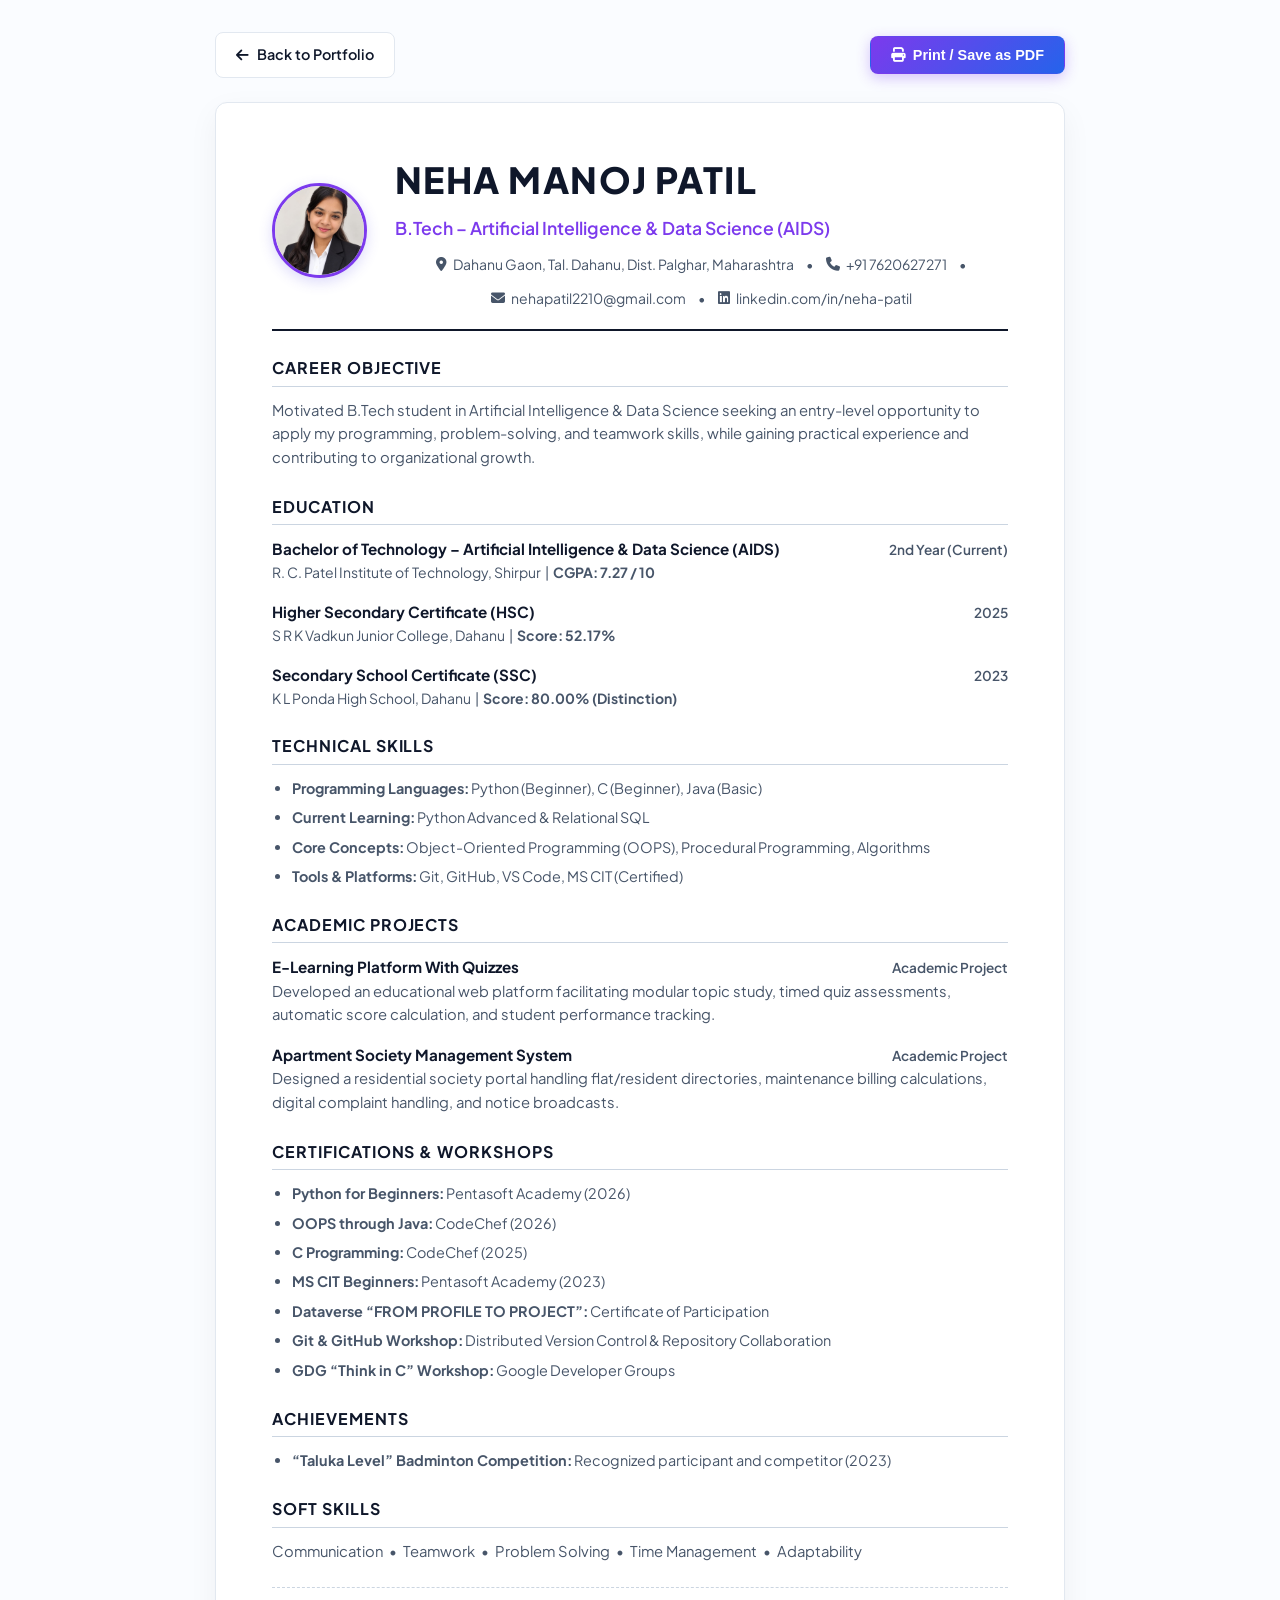
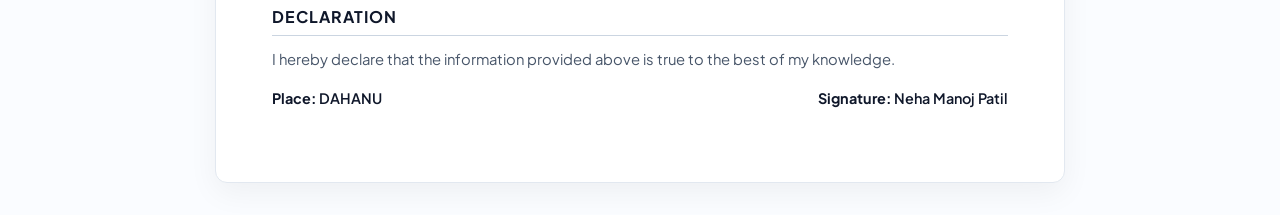
<file: resume.html>
<!DOCTYPE html>
<html lang="en">
<head>
  <meta charset="UTF-8">
  <meta name="viewport" content="width=device-width, initial-scale=1.0">
  <title>Resume - Neha Manoj Patil | AIDS Engineer</title>
  <link rel="preconnect" href="https://fonts.googleapis.com">
  <link rel="preconnect" href="https://fonts.gstatic.com" crossorigin>
  <link href="https://fonts.googleapis.com/css2?family=Plus+Jakarta+Sans:wght@300;400;500;600;700;800&display=swap" rel="stylesheet">
  <link rel="stylesheet" href="https://cdnjs.cloudflare.com/ajax/libs/font-awesome/6.5.1/css/all.min.css">
  <style>
    :root {
      --primary: #7c3aed;
      --secondary: #2563eb;
      --gradient: linear-gradient(135deg, #7c3aed, #2563eb);
      --text-main: #0f172a;
      --text-muted: #475569;
      --border: #e2e8f0;
      --bg: #fafcff;
    }

    * {
      box-sizing: border-box;
      margin: 0;
      padding: 0;
    }

    body {
      font-family: 'Plus Jakarta Sans', system-ui, -apple-system, sans-serif;
      background-color: var(--bg);
      color: var(--text-main);
      line-height: 1.6;
      padding: 2rem 1rem;
    }

    .action-bar {
      max-width: 850px;
      margin: 0 auto 1.5rem auto;
      display: flex;
      justify-content: space-between;
      align-items: center;
    }

    .btn {
      display: inline-flex;
      align-items: center;
      gap: 0.5rem;
      padding: 0.65rem 1.25rem;
      border-radius: 8px;
      font-size: 0.9rem;
      font-weight: 600;
      text-decoration: none;
      cursor: pointer;
      border: 1px solid transparent;
      transition: all 0.2s;
    }

    .btn-back {
      background: #ffffff;
      color: var(--text-main);
      border-color: var(--border);
    }

    .btn-back:hover {
      background: #f1f5f9;
      color: var(--primary);
      border-color: #ddd6fe;
    }

    .btn-print {
      background: var(--gradient);
      color: #ffffff;
      box-shadow: 0 4px 14px rgba(124, 58, 237, 0.3);
    }

    .btn-print:hover {
      transform: translateY(-1px);
      box-shadow: 0 6px 20px rgba(124, 58, 237, 0.45);
    }

    .resume-sheet {
      max-width: 850px;
      margin: 0 auto;
      background: #ffffff;
      border: 1px solid var(--border);
      border-radius: 12px;
      padding: 3rem 3.5rem;
      box-shadow: 0 10px 30px rgba(0, 0, 0, 0.05);
    }

    .header {
      border-bottom: 2px solid var(--text-main);
      padding-bottom: 1.25rem;
      margin-bottom: 1.5rem;
    }

    .header-flex {
      display: flex;
      align-items: center;
      justify-content: center;
      gap: 1.75rem;
      text-align: left;
    }

    .profile-photo {
      width: 95px;
      height: 95px;
      border-radius: 50%;
      object-fit: cover;
      border: 3px solid var(--primary);
      box-shadow: 0 4px 14px rgba(79, 70, 229, 0.2);
      flex-shrink: 0;
    }

    .header-text {
      flex-grow: 1;
    }

    .name {
      font-size: 2.25rem;
      font-weight: 800;
      letter-spacing: 0.04em;
      color: var(--text-main);
      margin-bottom: 0.35rem;
    }

    .title {
      font-size: 1.1rem;
      font-weight: 600;
      color: var(--primary);
      margin-bottom: 0.65rem;
    }

    .contact-info {
      font-size: 0.875rem;
      color: var(--text-muted);
      display: flex;
      justify-content: center;
      flex-wrap: wrap;
      gap: 0.75rem;
    }

    .contact-info span {
      display: inline-flex;
      align-items: center;
      gap: 0.35rem;
    }

    .contact-info a {
      color: inherit;
      text-decoration: none;
    }

    .contact-info a:hover {
      color: var(--primary);
    }

    .section {
      margin-bottom: 1.5rem;
    }

    .sec-title {
      font-size: 1rem;
      font-weight: 700;
      letter-spacing: 0.06em;
      text-transform: uppercase;
      color: var(--text-main);
      border-bottom: 1px solid #cbd5e1;
      padding-bottom: 0.3rem;
      margin-bottom: 0.75rem;
    }

    .sec-desc {
      font-size: 0.925rem;
      color: var(--text-muted);
      line-height: 1.6;
    }

    .entry {
      margin-bottom: 1rem;
    }

    .entry:last-child {
      margin-bottom: 0;
    }

    .entry-header {
      display: flex;
      justify-content: space-between;
      align-items: baseline;
      font-size: 0.95rem;
    }

    .entry-title {
      font-weight: 700;
      color: var(--text-main);
    }

    .entry-meta {
      font-size: 0.85rem;
      font-weight: 600;
      color: var(--text-muted);
    }

    .entry-sub {
      font-size: 0.875rem;
      color: var(--text-muted);
      margin-bottom: 0.35rem;
    }

    .bullets {
      list-style-type: disc;
      padding-left: 1.25rem;
      display: flex;
      flex-direction: column;
      gap: 0.4rem;
      font-size: 0.9rem;
      color: var(--text-muted);
    }

    .declaration-box {
      border-top: 1px dashed #cbd5e1;
      padding-top: 1rem;
      margin-top: 1.5rem;
    }

    .declaration-sign {
      display: flex;
      justify-content: space-between;
      margin-top: 1rem;
      font-size: 0.9rem;
      font-weight: 600;
    }

    @media print {
      body {
        background: #ffffff;
        padding: 0;
      }

      .action-bar {
        display: none !important;
      }

      .resume-sheet {
        border: none;
        box-shadow: none;
        padding: 0;
        max-width: 100%;
      }
    }
  </style>
</head>
<body>
  <div class="action-bar">
    <a href="index.html" class="btn btn-back">
      <i class="fa-solid fa-arrow-left"></i> Back to Portfolio
    </a>
    <button onclick="window.print()" class="btn btn-print">
      <i class="fa-solid fa-print"></i> Print / Save as PDF
    </button>
  </div>

  <main class="resume-sheet">
    <header class="header">
      <div class="header-flex">
        <img src="profile.jpg" alt="Neha Manoj Patil" class="profile-photo">
        <div class="header-text">
          <h1 class="name">NEHA MANOJ PATIL</h1>
          <p class="title">B.Tech – Artificial Intelligence & Data Science (AIDS)</p>
          <div class="contact-info">
            <span><i class="fa-solid fa-location-dot"></i> Dahanu Gaon, Tal. Dahanu, Dist. Palghar, Maharashtra</span>
            <span>•</span>
            <span><i class="fa-solid fa-phone"></i> +91 7620627271</span>
            <span>•</span>
            <span><i class="fa-solid fa-envelope"></i> <a href="mailto:nehapatil2210@gmail.com">nehapatil2210@gmail.com</a></span>
            <span>•</span>
            <span><i class="fa-brands fa-linkedin"></i> <a href="https://linkedin.com/in/neha-patil" target="_blank">linkedin.com/in/neha-patil</a></span>
          </div>
        </div>
      </div>
    </header>

    <section class="section">
      <h2 class="sec-title">CAREER OBJECTIVE</h2>
      <p class="sec-desc">
        Motivated B.Tech student in Artificial Intelligence & Data Science seeking an entry-level opportunity to apply my programming, problem-solving, and teamwork skills, while gaining practical experience and contributing to organizational growth.
      </p>
    </section>

    <section class="section">
      <h2 class="sec-title">EDUCATION</h2>
      <div class="entry">
        <div class="entry-header">
          <span class="entry-title">Bachelor of Technology – Artificial Intelligence & Data Science (AIDS)</span>
          <span class="entry-meta">2nd Year (Current)</span>
        </div>
        <div class="entry-sub">R. C. Patel Institute of Technology, Shirpur &nbsp;|&nbsp; <strong>CGPA: 7.27 / 10</strong></div>
      </div>

      <div class="entry">
        <div class="entry-header">
          <span class="entry-title">Higher Secondary Certificate (HSC)</span>
          <span class="entry-meta">2025</span>
        </div>
        <div class="entry-sub">S R K Vadkun Junior College, Dahanu &nbsp;|&nbsp; <strong>Score: 52.17%</strong></div>
      </div>

      <div class="entry">
        <div class="entry-header">
          <span class="entry-title">Secondary School Certificate (SSC)</span>
          <span class="entry-meta">2023</span>
        </div>
        <div class="entry-sub">K L Ponda High School, Dahanu &nbsp;|&nbsp; <strong>Score: 80.00% (Distinction)</strong></div>
      </div>
    </section>

    <section class="section">
      <h2 class="sec-title">TECHNICAL SKILLS</h2>
      <ul class="bullets">
        <li><strong>Programming Languages:</strong> Python (Beginner), C (Beginner), Java (Basic)</li>
        <li><strong>Current Learning:</strong> Python Advanced & Relational SQL</li>
        <li><strong>Core Concepts:</strong> Object-Oriented Programming (OOPS), Procedural Programming, Algorithms</li>
        <li><strong>Tools & Platforms:</strong> Git, GitHub, VS Code, MS CIT (Certified)</li>
      </ul>
    </section>

    <section class="section">
      <h2 class="sec-title">ACADEMIC PROJECTS</h2>
      <div class="entry">
        <div class="entry-header">
          <span class="entry-title">E-Learning Platform With Quizzes</span>
          <span class="entry-meta">Academic Project</span>
        </div>
        <p class="sec-desc">
          Developed an educational web platform facilitating modular topic study, timed quiz assessments, automatic score calculation, and student performance tracking.
        </p>
      </div>

      <div class="entry">
        <div class="entry-header">
          <span class="entry-title">Apartment Society Management System</span>
          <span class="entry-meta">Academic Project</span>
        </div>
        <p class="sec-desc">
          Designed a residential society portal handling flat/resident directories, maintenance billing calculations, digital complaint handling, and notice broadcasts.
        </p>
      </div>
    </section>

    <section class="section">
      <h2 class="sec-title">CERTIFICATIONS & WORKSHOPS</h2>
      <ul class="bullets">
        <li><strong>Python for Beginners:</strong> Pentasoft Academy (2026)</li>
        <li><strong>OOPS through Java:</strong> CodeChef (2026)</li>
        <li><strong>C Programming:</strong> CodeChef (2025)</li>
        <li><strong>MS CIT Beginners:</strong> Pentasoft Academy (2023)</li>
        <li><strong>Dataverse “FROM PROFILE TO PROJECT”:</strong> Certificate of Participation</li>
        <li><strong>Git & GitHub Workshop:</strong> Distributed Version Control & Repository Collaboration</li>
        <li><strong>GDG “Think in C” Workshop:</strong> Google Developer Groups</li>
      </ul>
    </section>

    <section class="section">
      <h2 class="sec-title">ACHIEVEMENTS</h2>
      <ul class="bullets">
        <li><strong>“Taluka Level” Badminton Competition:</strong> Recognized participant and competitor (2023)</li>
      </ul>
    </section>

    <section class="section">
      <h2 class="sec-title">SOFT SKILLS</h2>
      <p class="sec-desc">
        Communication &nbsp;•&nbsp; Teamwork &nbsp;•&nbsp; Problem Solving &nbsp;•&nbsp; Time Management &nbsp;•&nbsp; Adaptability
      </p>
    </section>

    <section class="section declaration-box">
      <h2 class="sec-title">DECLARATION</h2>
      <p class="sec-desc">
        I hereby declare that the information provided above is true to the best of my knowledge.
      </p>
      <div class="declaration-sign">
        <span><strong>Place:</strong> DAHANU</span>
        <span><strong>Signature:</strong> Neha Manoj Patil</span>
      </div>
    </section>
  </main>
</body>
</html>
</file>
<file: styles.css>
/* ===================================================================
   MODERN PURPLE-BLUE CREATIVE PORTFOLIO STYLESHEET
   Author: Neha Manoj Patil | AIDS Engineer
   Theme: Luminous White Canvas with Vibrant Purple-Blue Accents,
          Soft Layered Ambient Shadows, and Fluid Micro-Animations
   =================================================================== */

:root {
  /* -------------------------------------------------------------
     COLOR PALETTE - MODERN PURPLE & BLUE
     ------------------------------------------------------------- */
  --purple-primary: #7c3aed;
  --purple-light: #8b5cf6;
  --purple-subtle: #f5f3ff;
  --purple-border: #ddd6fe;

  --indigo-primary: #6366f1;
  --indigo-light: #818cf8;
  --indigo-subtle: #eef2ff;

  --blue-primary: #2563eb;
  --blue-light: #3b82f6;
  --blue-subtle: #eff6ff;
  --blue-border: #bfdbfe;

  --cyan-accent: #06b6d4;
  --cyan-subtle: #ecfeff;

  --emerald-accent: #10b981;
  --emerald-subtle: #ecfdf5;

  --amber-accent: #f59e0b;
  --amber-subtle: #fffbeb;

  /* Vibrant Purple-Blue Gradients */
  --gradient-main: linear-gradient(135deg, #7c3aed 0%, #6366f1 50%, #2563eb 100%);
  --gradient-glow: linear-gradient(135deg, rgba(124, 58, 237, 0.4), rgba(37, 99, 235, 0.4));
  --gradient-subtle: linear-gradient(135deg, #f5f3ff 0%, #eff6ff 100%);
  --gradient-border: linear-gradient(135deg, #7c3aed, #2563eb);

  /* Clean White Canvas System */
  --bg-primary: #ffffff;
  --bg-secondary: #f8fafc;
  --bg-tertiary: #f1f5f9;
  --bg-glass: rgba(255, 255, 255, 0.85);
  --bg-glass-card: rgba(255, 255, 255, 0.9);

  /* Typography */
  --text-main: #0f172a;
  --text-body: #334155;
  --text-muted: #64748b;
  --text-subtle: #94a3b8;

  /* Ultra-Soft Colored & Ambient Shadows */
  --shadow-soft: 0 4px 20px -2px rgba(99, 102, 241, 0.08);
  --shadow-card: 0 10px 30px -5px rgba(99, 102, 241, 0.08), 0 4px 12px -2px rgba(15, 23, 42, 0.03);
  --shadow-card-hover: 0 20px 45px -10px rgba(124, 58, 237, 0.18), 0 8px 20px -4px rgba(37, 99, 235, 0.1);
  --shadow-glow-ring: 0 0 40px rgba(124, 58, 237, 0.28), 0 0 80px rgba(37, 99, 235, 0.18);
  --shadow-floating: 0 12px 32px -4px rgba(99, 102, 241, 0.14), 0 4px 12px -2px rgba(15, 23, 42, 0.04);

  /* Subtle Crisp Borders */
  --border-light: #e2e8f0;
  --border-glass: rgba(226, 232, 240, 0.85);
  --border-purple-glow: rgba(124, 58, 237, 0.25);

  /* Typography Stacks */
  --font-sans: 'Plus Jakarta Sans', system-ui, -apple-system, sans-serif;
  --font-display: 'Space Grotesk', var(--font-sans);

  /* Radius */
  --radius-sm: 8px;
  --radius-md: 14px;
  --radius-lg: 20px;
  --radius-xl: 28px;
  --radius-full: 9999px;

  /* Transitions */
  --transition-fast: 0.18s ease;
  --transition-normal: 0.3s cubic-bezier(0.16, 1, 0.3, 1);
  --transition-smooth: 0.5s cubic-bezier(0.16, 1, 0.3, 1);
}

/* -------------------------------------------------------------
   DARK THEME OVERRIDES
   ------------------------------------------------------------- */
[data-theme="dark"] {
  --bg-primary: #0a0d18;
  --bg-secondary: #0f1527;
  --bg-tertiary: #141c33;
  --bg-glass: rgba(15, 21, 39, 0.85);
  --bg-glass-card: rgba(20, 28, 51, 0.85);

  --text-main: #f8fafc;
  --text-body: #cbd5e1;
  --text-muted: #94a3b8;
  --text-subtle: #64748b;

  --purple-subtle: rgba(124, 58, 237, 0.15);
  --indigo-subtle: rgba(99, 102, 241, 0.15);
  --blue-subtle: rgba(37, 99, 235, 0.15);

  --border-light: #1f2a48;
  --border-glass: rgba(31, 42, 72, 0.9);
  --border-purple-glow: rgba(124, 58, 237, 0.4);

  --shadow-card: 0 10px 30px -5px rgba(0, 0, 0, 0.45);
  --shadow-card-hover: 0 20px 45px -10px rgba(124, 58, 237, 0.35);
  --shadow-glow-ring: 0 0 50px rgba(124, 58, 237, 0.45), 0 0 90px rgba(37, 99, 235, 0.25);
}

/* -------------------------------------------------------------
   BASE RESET & UTILITIES
   ------------------------------------------------------------- */
*, *::before, *::after {
  box-sizing: border-box;
  margin: 0;
  padding: 0;
}

html {
  scroll-behavior: smooth;
  font-size: 16px;
  -webkit-font-smoothing: antialiased;
}

body {
  font-family: var(--font-sans);
  background-color: var(--bg-primary);
  color: var(--text-body);
  line-height: 1.65;
  overflow-x: hidden;
  position: relative;
  transition: background-color var(--transition-normal), color var(--transition-normal);
}

a {
  color: inherit;
  text-decoration: none;
  transition: all var(--transition-fast);
}

ul {
  list-style: none;
}

button, input, textarea {
  font-family: inherit;
}

/* Scroll progress */
#scroll-progress {
  position: fixed;
  top: 0;
  left: 0;
  width: 0%;
  height: 3.5px;
  background: var(--gradient-main);
  z-index: 1200;
  transition: width 0.1s ease-out;
}

/* Container */
.container {
  width: 100%;
  max-width: 1200px;
  margin: 0 auto;
  padding: 0 1.75rem;
  position: relative;
  z-index: 2;
}

.section {
  padding: 6rem 0;
  position: relative;
}

.section-alt {
  background-color: var(--bg-secondary);
  border-top: 1px solid var(--border-light);
  border-bottom: 1px solid var(--border-light);
}

/* Section Header */
.section-header {
  text-align: center;
  max-width: 680px;
  margin: 0 auto 3.75rem auto;
}

.section-tag {
  display: inline-flex;
  align-items: center;
  gap: 0.45rem;
  padding: 0.4rem 1rem;
  font-size: 0.8rem;
  font-weight: 700;
  text-transform: uppercase;
  letter-spacing: 0.08em;
  color: var(--purple-primary);
  background: var(--purple-subtle);
  border: 1px solid var(--purple-border);
  border-radius: var(--radius-full);
  margin-bottom: 1rem;
  box-shadow: 0 2px 10px rgba(124, 58, 237, 0.08);
}

.section-title {
  font-family: var(--font-display);
  font-size: 2.35rem;
  font-weight: 800;
  color: var(--text-main);
  letter-spacing: -0.03em;
  line-height: 1.25;
  margin-bottom: 0.85rem;
}

.section-subtitle {
  color: var(--text-muted);
  font-size: 1.05rem;
  line-height: 1.6;
}

/* Gradient Text Effect */
.gradient-text {
  background: var(--gradient-main);
  -webkit-background-clip: text;
  -webkit-text-fill-color: transparent;
  background-clip: text;
}

/* -------------------------------------------------------------
   AMBIENT BACKGROUND GLOW ORBS
   ------------------------------------------------------------- */
.ambient-glow-wrapper {
  position: absolute;
  top: 0;
  left: 0;
  width: 100%;
  height: 100%;
  overflow: hidden;
  pointer-events: none;
  z-index: 0;
}

.ambient-orb {
  position: absolute;
  border-radius: 50%;
  filter: blur(100px);
  opacity: 0.35;
  animation: pulseGlow 8s infinite alternate ease-in-out;
}

.orb-purple-1 {
  width: 500px;
  height: 500px;
  top: -100px;
  right: -80px;
  background: radial-gradient(circle, #8b5cf6 0%, #7c3aed 70%, transparent 100%);
}

.orb-blue-1 {
  width: 450px;
  height: 450px;
  top: 250px;
  left: -120px;
  background: radial-gradient(circle, #3b82f6 0%, #2563eb 70%, transparent 100%);
  animation-delay: -3s;
}

.orb-purple-2 {
  width: 400px;
  height: 400px;
  bottom: 20%;
  right: -100px;
  background: radial-gradient(circle, #6366f1 0%, transparent 70%);
  animation-delay: -5s;
}

.orb-blue-2 {
  width: 450px;
  height: 450px;
  bottom: 5%;
  left: -100px;
  background: radial-gradient(circle, #06b6d4 0%, #2563eb 70%, transparent 100%);
  animation-delay: -2s;
}

@keyframes pulseGlow {
  0% { transform: scale(1) translate(0, 0); opacity: 0.28; }
  50% { transform: scale(1.1) translate(20px, -20px); opacity: 0.42; }
  100% { transform: scale(0.95) translate(-15px, 15px); opacity: 0.32; }
}

/* -------------------------------------------------------------
   GLASS CARDS (Refined Modern Glassmorphism)
   ------------------------------------------------------------- */
.glass-card {
  background: var(--bg-glass-card);
  backdrop-filter: blur(16px);
  -webkit-backdrop-filter: blur(16px);
  border: 1px solid var(--border-glass);
  border-radius: var(--radius-lg);
  box-shadow: var(--shadow-card);
  transition: transform var(--transition-normal), box-shadow var(--transition-normal), border-color var(--transition-normal);
}

.glass-card:hover {
  transform: translateY(-4px);
  box-shadow: var(--shadow-card-hover);
  border-color: var(--border-purple-glow);
}

/* -------------------------------------------------------------
   NAVBAR
   ------------------------------------------------------------- */
.navbar {
  position: sticky;
  top: 0;
  z-index: 1000;
  background: var(--bg-glass);
  backdrop-filter: blur(14px);
  -webkit-backdrop-filter: blur(14px);
  border-bottom: 1px solid var(--border-glass);
  transition: all var(--transition-normal);
}

.nav-container {
  display: flex;
  align-items: center;
  justify-content: space-between;
  height: 4.5rem;
  max-width: 1200px;
  margin: 0 auto;
  padding: 0 1.75rem;
}

.nav-brand {
  display: flex;
  align-items: center;
  gap: 0.75rem;
  font-weight: 800;
  font-size: 1.25rem;
  color: var(--text-main);
  font-family: var(--font-display);
}

.brand-avatar-mini {
  width: 38px;
  height: 38px;
  border-radius: 50%;
  padding: 2px;
  background: var(--gradient-main);
  box-shadow: 0 2px 8px rgba(124, 58, 237, 0.25);
  display: flex;
  align-items: center;
  justify-content: center;
}

.brand-mini-img {
  width: 100%;
  height: 100%;
  border-radius: 50%;
  object-fit: cover;
  display: block;
}

.brand-text {
  letter-spacing: -0.02em;
}

.brand-dot {
  color: var(--purple-primary);
}

.nav-list {
  display: flex;
  align-items: center;
  gap: 0.4rem;
}

.nav-link {
  font-size: 0.9rem;
  font-weight: 600;
  color: var(--text-muted);
  padding: 0.5rem 0.9rem;
  border-radius: var(--radius-sm);
  display: flex;
  align-items: center;
  gap: 0.45rem;
  transition: all var(--transition-fast);
}

.nav-link i {
  font-size: 0.85rem;
  opacity: 0.75;
}

.nav-link:hover, .nav-link.active {
  color: var(--purple-primary);
  background: var(--purple-subtle);
}

.nav-actions {
  display: flex;
  align-items: center;
  gap: 0.75rem;
}

.theme-btn {
  background: var(--bg-primary);
  border: 1px solid var(--border-light);
  color: var(--text-body);
  width: 40px;
  height: 40px;
  border-radius: var(--radius-md);
  display: inline-flex;
  align-items: center;
  justify-content: center;
  cursor: pointer;
  font-size: 1rem;
  box-shadow: var(--shadow-soft);
  transition: all var(--transition-fast);
}

.theme-btn:hover {
  background: var(--purple-subtle);
  color: var(--purple-primary);
  border-color: var(--purple-border);
  transform: rotate(15deg);
}

.mobile-toggle {
  display: none;
  background: transparent;
  border: 1px solid var(--border-light);
  color: var(--text-main);
  width: 40px;
  height: 40px;
  border-radius: var(--radius-md);
  cursor: pointer;
  font-size: 1.1rem;
}

/* -------------------------------------------------------------
   BUTTONS
   ------------------------------------------------------------- */
.btn {
  display: inline-flex;
  align-items: center;
  justify-content: center;
  gap: 0.55rem;
  font-weight: 700;
  font-size: 0.95rem;
  padding: 0.8rem 1.6rem;
  border-radius: var(--radius-md);
  border: 1px solid transparent;
  cursor: pointer;
  transition: all var(--transition-normal);
  text-align: center;
  white-space: nowrap;
  position: relative;
  overflow: hidden;
}

.btn-sm {
  padding: 0.5rem 1rem;
  font-size: 0.85rem;
}

.btn-primary-gradient {
  background: var(--gradient-main);
  color: #ffffff;
  box-shadow: 0 4px 18px rgba(124, 58, 237, 0.3);
}

.btn-primary-gradient::before {
  content: "";
  position: absolute;
  top: 0;
  left: -100%;
  width: 100%;
  height: 100%;
  background: linear-gradient(90deg, transparent, rgba(255, 255, 255, 0.25), transparent);
  transition: 0.5s;
}

.btn-primary-gradient:hover::before {
  left: 100%;
}

.btn-primary-gradient:hover {
  transform: translateY(-2px);
  box-shadow: 0 8px 25px rgba(124, 58, 237, 0.45);
}

.btn-secondary-glass {
  background: var(--bg-glass);
  backdrop-filter: blur(10px);
  color: var(--text-main);
  border: 1px solid var(--border-light);
  box-shadow: var(--shadow-soft);
}

.btn-secondary-glass:hover {
  background: #ffffff;
  border-color: var(--purple-border);
  color: var(--purple-primary);
  transform: translateY(-2px);
  box-shadow: 0 6px 20px rgba(99, 102, 241, 0.15);
}

.btn-ghost-purple {
  background: transparent;
  color: var(--text-main);
  border: 1px solid var(--border-light);
}

.btn-ghost-purple:hover {
  border-color: var(--purple-primary);
  color: var(--purple-primary);
  background: var(--purple-subtle);
}

.btn-outline-purple {
  padding: 0.5rem 1rem;
  font-size: 0.85rem;
  background: var(--bg-primary);
  color: var(--purple-primary);
  border: 1px solid var(--purple-border);
  border-radius: var(--radius-md);
  box-shadow: var(--shadow-soft);
}

.btn-outline-purple:hover {
  background: var(--gradient-main);
  color: #ffffff;
  border-color: transparent;
}

.btn-gradient-sm {
  background: var(--gradient-main);
  color: #ffffff;
  border-radius: var(--radius-sm);
  font-weight: 600;
  box-shadow: 0 2px 10px rgba(124, 58, 237, 0.25);
}

.btn-gradient-sm:hover {
  transform: translateY(-1px);
  box-shadow: 0 4px 14px rgba(124, 58, 237, 0.35);
}

.btn-block {
  width: 100%;
}

/* -------------------------------------------------------------
   HOME / HERO SECTION
   ------------------------------------------------------------- */
.hero-section {
  padding: 5rem 0 6rem 0;
  position: relative;
  overflow: visible;
}

.hero-container {
  display: grid;
  grid-template-columns: 1.2fr 0.95fr;
  align-items: center;
  gap: 3.5rem;
}

.hero-pill-badge {
  display: inline-flex;
  align-items: center;
  gap: 0.65rem;
  font-size: 0.825rem;
  font-weight: 700;
  color: var(--purple-primary);
  background: var(--purple-subtle);
  border: 1px solid var(--purple-border);
  padding: 0.4rem 1.1rem;
  border-radius: var(--radius-full);
  margin-bottom: 1.5rem;
  box-shadow: 0 2px 12px rgba(124, 58, 237, 0.08);
}

.sparkle-dot {
  color: var(--amber-accent);
  font-size: 0.95rem;
}

.badge-status-dot {
  display: inline-flex;
  align-items: center;
  gap: 0.4rem;
  color: var(--emerald-accent);
  font-size: 0.775rem;
  padding-left: 0.65rem;
  border-left: 1px solid var(--purple-border);
}

.pulse-ring {
  width: 8px;
  height: 8px;
  border-radius: 50%;
  background-color: var(--emerald-accent);
  box-shadow: 0 0 0 0 rgba(16, 185, 129, 0.7);
  animation: pulseEmerald 2s infinite;
}

@keyframes pulseEmerald {
  0% { transform: scale(0.95); box-shadow: 0 0 0 0 rgba(16, 185, 129, 0.7); }
  70% { transform: scale(1); box-shadow: 0 0 0 8px rgba(16, 185, 129, 0); }
  100% { transform: scale(0.95); box-shadow: 0 0 0 0 rgba(16, 185, 129, 0); }
}

.hero-title {
  font-family: var(--font-display);
  font-size: 3.4rem;
  font-weight: 800;
  color: var(--text-main);
  letter-spacing: -0.04em;
  line-height: 1.15;
  margin-bottom: 0.75rem;
}

.hero-role-wrapper {
  font-size: 1.4rem;
  font-weight: 600;
  color: var(--text-muted);
  margin-bottom: 1.35rem;
  display: flex;
  align-items: center;
  gap: 0.45rem;
  flex-wrap: wrap;
}

.role-intro {
  color: var(--text-muted);
}

.typing-text {
  color: var(--purple-primary);
  font-weight: 800;
  border-right: 2.5px solid var(--purple-primary);
  padding-right: 4px;
  animation: blinkCursor 0.85s infinite;
}

@keyframes blinkCursor {
  0%, 100% { border-color: transparent; }
  50% { border-color: var(--purple-primary); }
}

.hero-desc {
  font-size: 1.075rem;
  color: var(--text-body);
  line-height: 1.7;
  margin-bottom: 1.85rem;
  max-width: 580px;
}

/* Stat Counters Bar */
.hero-stats-row {
  display: grid;
  grid-template-columns: repeat(4, 1fr);
  gap: 0.85rem;
  margin-bottom: 2rem;
}

.stat-glass-card {
  background: var(--bg-glass);
  backdrop-filter: blur(10px);
  border: 1px solid var(--border-light);
  border-radius: var(--radius-md);
  padding: 0.85rem 0.65rem;
  text-align: center;
  box-shadow: var(--shadow-soft);
  transition: transform var(--transition-fast), border-color var(--transition-fast);
}

.stat-glass-card:hover {
  transform: translateY(-2px);
  border-color: var(--purple-border);
}

.stat-val {
  font-family: var(--font-display);
  font-size: 1.45rem;
  font-weight: 800;
  display: block;
  line-height: 1.2;
}

.stat-lbl {
  font-size: 0.72rem;
  font-weight: 700;
  color: var(--text-muted);
  text-transform: uppercase;
  letter-spacing: 0.05em;
  margin-top: 0.2rem;
  display: block;
}

.hero-cta-group {
  display: flex;
  flex-wrap: wrap;
  gap: 0.85rem;
  margin-bottom: 2rem;
}

.hero-contact-chips {
  display: flex;
  flex-wrap: wrap;
  align-items: center;
  gap: 0.65rem;
  padding-top: 1.25rem;
  border-top: 1px solid var(--border-light);
}

.contact-chip, .contact-chip-static {
  display: inline-flex;
  align-items: center;
  gap: 0.45rem;
  padding: 0.4rem 0.85rem;
  border-radius: var(--radius-sm);
  font-size: 0.825rem;
  font-weight: 600;
  border: 1px solid var(--border-light);
  background: var(--bg-primary);
  color: var(--text-body);
  box-shadow: 0 1px 4px rgba(15, 23, 42, 0.04);
}

.contact-chip:hover {
  border-color: var(--purple-border);
  color: var(--purple-primary);
  background: var(--purple-subtle);
  transform: translateY(-1px);
}

.copy-chip {
  cursor: pointer;
  background: var(--purple-subtle);
  color: var(--purple-primary);
  border-color: var(--purple-border);
}

.contact-chip-static {
  color: var(--text-muted);
  background: var(--bg-secondary);
}

/* -------------------------------------------------------------
   CREATIVE SHOWCASE (HERO PHOTO & FLOATING BADGES)
   ------------------------------------------------------------- */
.hero-visual-column {
  display: flex;
  justify-content: center;
  align-items: center;
  position: relative;
}

.hero-showcase-box {
  position: relative;
  width: 100%;
  max-width: 440px;
  height: 440px;
  display: flex;
  align-items: center;
  justify-content: center;
}

/* Background Aura */
.showcase-aura {
  position: absolute;
  width: 340px;
  height: 340px;
  border-radius: 50%;
  background: radial-gradient(circle, rgba(124, 58, 237, 0.28) 0%, rgba(37, 99, 235, 0.18) 50%, transparent 75%);
  filter: blur(40px);
  z-index: 1;
  animation: pulseAura 6s ease-in-out infinite alternate;
}

@keyframes pulseAura {
  0% { transform: scale(0.9); opacity: 0.7; }
  100% { transform: scale(1.15); opacity: 1; }
}

/* Central Portrait Framing */
.portrait-halo-wrapper {
  position: relative;
  z-index: 2;
  width: 270px;
  height: 270px;
  border-radius: 50%;
  padding: 6px;
  background: var(--gradient-main);
  box-shadow: var(--shadow-glow-ring);
  animation: floatCentral 5s ease-in-out infinite;
}

@keyframes floatCentral {
  0%, 100% { transform: translateY(0); }
  50% { transform: translateY(-8px); }
}

.portrait-container {
  width: 100%;
  height: 100%;
  border-radius: 50%;
  overflow: hidden;
  background: #ffffff;
  box-shadow: inset 0 0 10px rgba(0, 0, 0, 0.1);
}

.hero-photo {
  width: 100%;
  height: 100%;
  object-fit: cover;
  display: block;
  transition: transform var(--transition-normal);
}

.portrait-halo-wrapper:hover .hero-photo {
  transform: scale(1.06);
}

/* Floating Glass Badges */
.floating-badge {
  position: absolute;
  z-index: 3;
  background: var(--bg-glass);
  backdrop-filter: blur(14px);
  -webkit-backdrop-filter: blur(14px);
  border: 1px solid var(--border-glass);
  border-radius: var(--radius-md);
  padding: 0.65rem 0.95rem;
  box-shadow: var(--shadow-floating);
  display: flex;
  align-items: center;
  gap: 0.65rem;
  cursor: default;
  transition: transform var(--transition-normal), box-shadow var(--transition-normal);
}

.floating-badge:hover {
  transform: scale(1.05) translateY(-3px) !important;
  box-shadow: var(--shadow-card-hover);
  border-color: var(--purple-border);
}

/* Badge Positions and Floating Keyframes */
.badge-top-right {
  top: 15px;
  right: -15px;
  animation: floatTopRight 4.5s ease-in-out infinite;
}

.badge-bottom-left {
  bottom: 25px;
  left: -20px;
  animation: floatBottomLeft 5s ease-in-out infinite 0.5s;
}

.badge-bottom-right {
  bottom: 15px;
  right: 0px;
  animation: floatBottomRight 4.8s ease-in-out infinite 1s;
}

.badge-top-left {
  top: 35px;
  left: -15px;
  animation: floatTopLeft 5.2s ease-in-out infinite 1.5s;
}

@keyframes floatTopRight {
  0%, 100% { transform: translateY(0px) rotate(0deg); }
  50% { transform: translateY(-7px) rotate(1deg); }
}

@keyframes floatBottomLeft {
  0%, 100% { transform: translateY(0px) rotate(0deg); }
  50% { transform: translateY(-9px) rotate(-1deg); }
}

@keyframes floatBottomRight {
  0%, 100% { transform: translateY(0px) rotate(0deg); }
  50% { transform: translateY(-6px) rotate(1deg); }
}

@keyframes floatTopLeft {
  0%, 100% { transform: translateY(0px) rotate(0deg); }
  50% { transform: translateY(-8px) rotate(-1deg); }
}

/* Badge Icon Styles */
.badge-icon {
  width: 36px;
  height: 36px;
  border-radius: var(--radius-sm);
  display: flex;
  align-items: center;
  justify-content: center;
  font-size: 1rem;
  flex-shrink: 0;
}

.badge-icon-sm {
  width: 32px;
  height: 32px;
  border-radius: var(--radius-sm);
  display: flex;
  align-items: center;
  justify-content: center;
  font-size: 0.95rem;
  flex-shrink: 0;
}

.icon-purple {
  background: var(--purple-subtle);
  color: var(--purple-primary);
}

.icon-blue {
  background: var(--blue-subtle);
  color: var(--blue-primary);
}

.icon-indigo {
  background: var(--indigo-subtle);
  color: var(--indigo-primary);
}

.icon-cyan {
  background: var(--cyan-subtle);
  color: var(--cyan-accent);
}

.icon-amber {
  background: var(--amber-subtle);
  color: var(--amber-accent);
}

.badge-title {
  display: block;
  font-size: 0.85rem;
  font-weight: 800;
  color: var(--text-main);
  line-height: 1.2;
}

.badge-desc {
  display: block;
  font-size: 0.72rem;
  color: var(--text-muted);
  font-weight: 600;
}

/* -------------------------------------------------------------
   ABOUT SECTION
   ------------------------------------------------------------- */
.about-grid {
  display: grid;
  grid-template-columns: 1fr 1fr;
  gap: 2rem;
}

.about-narrative .glass-card,
.about-highlights .glass-card {
  padding: 2.25rem;
  margin-bottom: 1.75rem;
}

.card-badge-header {
  display: flex;
  align-items: center;
  gap: 0.75rem;
  margin-bottom: 1.25rem;
}

.card-badge-header h3 {
  font-size: 1.3rem;
  font-weight: 700;
  color: var(--text-main);
  letter-spacing: -0.02em;
}

.career-objective-card {
  border-left: 4px solid var(--purple-primary);
}

.objective-text {
  font-size: 1.05rem;
  color: var(--text-body);
  line-height: 1.7;
  font-style: italic;
}

.story-card p {
  margin-bottom: 1rem;
  color: var(--text-body);
  font-size: 0.975rem;
  line-height: 1.7;
}

.story-card p:last-child {
  margin-bottom: 0;
}

.pillars-list {
  display: flex;
  flex-direction: column;
  gap: 1.35rem;
}

.pillar-item {
  display: flex;
  align-items: flex-start;
  gap: 1rem;
}

.pillar-icon {
  width: 44px;
  height: 44px;
  border-radius: var(--radius-md);
  background: var(--purple-subtle);
  color: var(--purple-primary);
  display: flex;
  align-items: center;
  justify-content: center;
  font-size: 1.15rem;
  flex-shrink: 0;
}

.pillar-item h4 {
  font-size: 1rem;
  font-weight: 700;
  color: var(--text-main);
  margin-bottom: 0.25rem;
}

.pillar-item p {
  font-size: 0.875rem;
  color: var(--text-muted);
  line-height: 1.55;
}

.skills-pill-wrap {
  display: flex;
  flex-wrap: wrap;
  gap: 0.65rem;
}

.soft-pill {
  display: inline-flex;
  align-items: center;
  gap: 0.45rem;
  padding: 0.5rem 1rem;
  background: var(--bg-secondary);
  border: 1px solid var(--border-light);
  border-radius: var(--radius-full);
  font-size: 0.85rem;
  font-weight: 600;
  color: var(--text-body);
  transition: all var(--transition-fast);
}

.soft-pill:hover {
  background: var(--purple-subtle);
  border-color: var(--purple-border);
  color: var(--purple-primary);
  transform: translateY(-2px);
  box-shadow: 0 4px 12px rgba(124, 58, 237, 0.12);
}

.soft-pill i {
  color: var(--purple-primary);
}

/* -------------------------------------------------------------
   EDUCATION SECTION (Timeline)
   ------------------------------------------------------------- */
.timeline {
  position: relative;
  max-width: 860px;
  margin: 0 auto;
}

.timeline::before {
  content: "";
  position: absolute;
  top: 20px;
  bottom: 20px;
  left: 24px;
  width: 3px;
  background: linear-gradient(180deg, var(--purple-primary), var(--blue-primary));
  border-radius: 999px;
  opacity: 0.4;
}

.timeline-item {
  position: relative;
  display: flex;
  align-items: flex-start;
  gap: 2rem;
  margin-bottom: 2.75rem;
}

.timeline-item:last-child {
  margin-bottom: 0;
}

.timeline-marker {
  width: 52px;
  height: 52px;
  border-radius: 50%;
  background: #ffffff;
  border: 3px solid var(--purple-primary);
  display: flex;
  align-items: center;
  justify-content: center;
  color: var(--purple-primary);
  font-size: 1.2rem;
  flex-shrink: 0;
  box-shadow: 0 0 0 5px var(--bg-primary), 0 4px 15px rgba(124, 58, 237, 0.25);
  z-index: 2;
}

.timeline-content {
  padding: 2.25rem;
  width: 100%;
}

.timeline-header {
  display: flex;
  justify-content: space-between;
  align-items: flex-start;
  gap: 1.5rem;
  margin-bottom: 1rem;
  flex-wrap: wrap;
}

.timeline-badge {
  display: inline-block;
  padding: 0.25rem 0.75rem;
  border-radius: var(--radius-full);
  font-size: 0.75rem;
  font-weight: 700;
  text-transform: uppercase;
  letter-spacing: 0.05em;
  background: var(--bg-secondary);
  color: var(--text-muted);
  margin-bottom: 0.5rem;
  border: 1px solid var(--border-light);
}

.timeline-badge.current {
  background: var(--purple-subtle);
  color: var(--purple-primary);
  border-color: var(--purple-border);
}

.timeline-badge.success {
  background: var(--emerald-subtle);
  color: var(--emerald-accent);
  border-color: rgba(16, 185, 129, 0.3);
}

.timeline-degree {
  font-size: 1.3rem;
  font-weight: 800;
  color: var(--text-main);
  letter-spacing: -0.015em;
  margin-bottom: 0.25rem;
}

.timeline-institution {
  font-size: 0.95rem;
  color: var(--text-muted);
  font-weight: 600;
}

.timeline-institution i {
  color: var(--purple-primary);
  margin-right: 0.35rem;
}

.score-badge {
  background: var(--bg-secondary);
  border: 1px solid var(--border-light);
  border-radius: var(--radius-md);
  padding: 0.6rem 1rem;
  text-align: right;
  flex-shrink: 0;
  box-shadow: var(--shadow-soft);
}

.score-badge.primary-score {
  background: var(--purple-subtle);
  border-color: var(--purple-border);
}

.score-badge.high-score {
  background: var(--emerald-subtle);
  border-color: rgba(16, 185, 129, 0.3);
}

.score-title {
  display: block;
  font-size: 0.7rem;
  font-weight: 700;
  text-transform: uppercase;
  color: var(--text-muted);
}

.score-val {
  display: block;
  font-size: 1.25rem;
  font-weight: 800;
  font-family: var(--font-display);
}

.text-emerald {
  color: var(--emerald-accent);
}

.timeline-desc {
  font-size: 0.95rem;
  color: var(--text-body);
  line-height: 1.65;
  margin-bottom: 1.25rem;
}

.timeline-tags {
  display: flex;
  flex-wrap: wrap;
  gap: 0.5rem;
}

.timeline-tags span {
  font-size: 0.78rem;
  font-weight: 600;
  background: var(--bg-secondary);
  color: var(--text-muted);
  padding: 0.25rem 0.75rem;
  border-radius: var(--radius-full);
}

/* -------------------------------------------------------------
   SKILLS SECTION
   ------------------------------------------------------------- */
.skills-container {
  display: grid;
  grid-template-columns: repeat(3, 1fr);
  gap: 2rem;
}

.skill-category-card {
  padding: 2.25rem;
  display: flex;
  flex-direction: column;
}

.category-header {
  display: flex;
  align-items: center;
  gap: 0.95rem;
  margin-bottom: 1.5rem;
  padding-bottom: 1.25rem;
  border-bottom: 1px solid var(--border-light);
}

.cat-icon {
  width: 48px;
  height: 48px;
  border-radius: var(--radius-md);
  display: flex;
  align-items: center;
  justify-content: center;
  font-size: 1.25rem;
  flex-shrink: 0;
}

.category-header h3 {
  font-size: 1.2rem;
  font-weight: 700;
  color: var(--text-main);
  line-height: 1.2;
}

.category-header p {
  font-size: 0.825rem;
  color: var(--text-muted);
  margin-top: 0.2rem;
}

.skills-list {
  display: flex;
  flex-direction: column;
  gap: 1.35rem;
  flex-grow: 1;
}

.skill-item {
  display: flex;
  flex-direction: column;
}

.skill-top {
  display: flex;
  justify-content: space-between;
  align-items: center;
  margin-bottom: 0.35rem;
}

.skill-name {
  font-size: 0.95rem;
  font-weight: 700;
  color: var(--text-main);
  display: flex;
  align-items: center;
  gap: 0.5rem;
}

.skill-brand-icon {
  color: var(--purple-primary);
}

.skill-level-badge {
  font-size: 0.72rem;
  font-weight: 700;
  padding: 0.2rem 0.6rem;
  border-radius: var(--radius-full);
  text-transform: uppercase;
  letter-spacing: 0.05em;
}

.skill-level-badge.beginner {
  background: var(--purple-subtle);
  color: var(--purple-primary);
}

.skill-level-badge.basic {
  background: var(--indigo-subtle);
  color: var(--indigo-primary);
}

.skill-level-badge.in-progress {
  background: var(--blue-subtle);
  color: var(--blue-primary);
}

.skill-level-badge.verified {
  background: var(--emerald-subtle);
  color: var(--emerald-accent);
}

.skill-sub {
  font-size: 0.825rem;
  color: var(--text-muted);
  line-height: 1.45;
  margin-bottom: 0.5rem;
}

.progress-bar-bg {
  width: 100%;
  height: 7px;
  background: var(--bg-tertiary);
  border-radius: var(--radius-full);
  overflow: hidden;
}

.progress-bar-fill {
  height: 100%;
  border-radius: var(--radius-full);
  transition: width 1.2s cubic-bezier(0.16, 1, 0.3, 1);
}

.fill-purple {
  background: linear-gradient(90deg, var(--purple-primary), var(--purple-light));
}

.fill-blue {
  background: linear-gradient(90deg, var(--blue-primary), var(--blue-light));
}

.fill-indigo {
  background: linear-gradient(90deg, var(--indigo-primary), var(--indigo-light));
}

.learning-highlight-box {
  background: var(--gradient-subtle);
  border: 1px solid var(--purple-border);
  border-radius: var(--radius-md);
  padding: 1.25rem;
  margin-bottom: 0.75rem;
}

.learning-badge {
  display: inline-flex;
  align-items: center;
  gap: 0.4rem;
  font-size: 0.75rem;
  font-weight: 700;
  text-transform: uppercase;
  letter-spacing: 0.06em;
  color: var(--purple-primary);
  margin-bottom: 0.45rem;
}

.learning-highlight-box h4 {
  font-size: 0.975rem;
  font-weight: 700;
  color: var(--text-main);
  margin-bottom: 0.35rem;
}

.learning-highlight-box p {
  font-size: 0.85rem;
  color: var(--text-body);
  line-height: 1.5;
}

.tools-grid {
  display: grid;
  grid-template-columns: repeat(2, 1fr);
  gap: 0.85rem;
  margin-bottom: 1.5rem;
}

.tool-chip {
  display: flex;
  align-items: center;
  gap: 0.55rem;
  padding: 0.65rem 0.95rem;
  background: var(--bg-secondary);
  border: 1px solid var(--border-light);
  border-radius: var(--radius-md);
  font-size: 0.85rem;
  font-weight: 600;
  color: var(--text-main);
  transition: all var(--transition-fast);
}

.tool-chip i {
  color: var(--purple-primary);
  font-size: 1.05rem;
}

.tool-chip:hover {
  background: #ffffff;
  border-color: var(--purple-border);
  color: var(--purple-primary);
  transform: translateY(-2px);
  box-shadow: 0 4px 12px rgba(124, 58, 237, 0.1);
}

.methodology-box {
  margin-top: auto;
  background: var(--bg-secondary);
  border: 1px solid var(--border-light);
  border-radius: var(--radius-md);
  padding: 1.15rem;
}

.methodology-box h4 {
  font-size: 0.9rem;
  font-weight: 700;
  color: var(--text-main);
  margin-bottom: 0.35rem;
  display: flex;
  align-items: center;
  gap: 0.45rem;
}

.methodology-box h4 i {
  color: var(--purple-primary);
}

.methodology-box p {
  font-size: 0.825rem;
  color: var(--text-muted);
  line-height: 1.5;
}

/* -------------------------------------------------------------
   PROJECTS SECTION
   ------------------------------------------------------------- */
.projects-grid {
  display: grid;
  grid-template-columns: 1fr 1fr;
  gap: 2.25rem;
}

.project-card {
  padding: 2.5rem;
  display: flex;
  flex-direction: column;
}

.project-header {
  display: flex;
  align-items: center;
  gap: 1.15rem;
  margin-bottom: 1.35rem;
}

.project-icon-box {
  width: 56px;
  height: 56px;
  border-radius: var(--radius-md);
  display: flex;
  align-items: center;
  justify-content: center;
  font-size: 1.5rem;
  flex-shrink: 0;
  box-shadow: var(--shadow-soft);
}

.project-type {
  display: block;
  font-size: 0.75rem;
  font-weight: 700;
  text-transform: uppercase;
  letter-spacing: 0.06em;
  color: var(--purple-primary);
  margin-bottom: 0.25rem;
}

.project-title {
  font-size: 1.4rem;
  font-weight: 800;
  color: var(--text-main);
  letter-spacing: -0.02em;
  line-height: 1.25;
}

.project-description {
  font-size: 0.975rem;
  color: var(--text-body);
  line-height: 1.65;
  margin-bottom: 1.35rem;
}

.project-features {
  margin-bottom: 1.65rem;
  flex-grow: 1;
}

.project-features h4 {
  font-size: 0.85rem;
  font-weight: 700;
  color: var(--text-muted);
  text-transform: uppercase;
  letter-spacing: 0.05em;
  margin-bottom: 0.75rem;
}

.project-features ul {
  display: flex;
  flex-direction: column;
  gap: 0.65rem;
}

.project-features li {
  font-size: 0.9rem;
  color: var(--text-body);
  line-height: 1.5;
  display: flex;
  align-items: flex-start;
  gap: 0.55rem;
}

.project-features li i {
  color: var(--purple-primary);
  margin-top: 0.25rem;
  font-size: 0.85rem;
  flex-shrink: 0;
}

.project-tech-tags {
  display: flex;
  flex-wrap: wrap;
  gap: 0.5rem;
  margin-bottom: 1.65rem;
}

.project-tech-tags span {
  font-size: 0.78rem;
  font-weight: 700;
  background: var(--purple-subtle);
  color: var(--purple-primary);
  padding: 0.35rem 0.75rem;
  border-radius: var(--radius-sm);
  border: 1px solid var(--purple-border);
}

.project-footer {
  display: flex;
  align-items: center;
  justify-content: space-between;
  padding-top: 1.35rem;
  border-top: 1px solid var(--border-light);
}

.project-link-subtle {
  display: inline-flex;
  align-items: center;
  gap: 0.45rem;
  font-size: 0.875rem;
  font-weight: 600;
  color: var(--text-muted);
  transition: color var(--transition-fast);
}

.project-link-subtle:hover {
  color: var(--purple-primary);
}

/* -------------------------------------------------------------
   CERTIFICATIONS & WORKSHOPS
   ------------------------------------------------------------- */
.filter-controls {
  display: flex;
  justify-content: center;
  gap: 0.75rem;
  margin-bottom: 2.75rem;
  flex-wrap: wrap;
}

.filter-btn {
  background: var(--bg-primary);
  border: 1px solid var(--border-light);
  color: var(--text-body);
  padding: 0.55rem 1.35rem;
  border-radius: var(--radius-full);
  font-size: 0.875rem;
  font-weight: 700;
  cursor: pointer;
  box-shadow: var(--shadow-soft);
  transition: all var(--transition-fast);
}

.filter-btn:hover {
  background: var(--purple-subtle);
  border-color: var(--purple-border);
  color: var(--purple-primary);
}

.filter-btn.active {
  background: var(--gradient-main);
  color: #ffffff;
  border-color: transparent;
  box-shadow: 0 4px 15px rgba(124, 58, 237, 0.35);
}

.certifications-grid {
  display: grid;
  grid-template-columns: repeat(auto-fill, minmax(320px, 1fr));
  gap: 1.75rem;
}

.cert-card {
  padding: 1.85rem;
  display: flex;
  flex-direction: column;
}

.cert-badge-top {
  display: flex;
  justify-content: space-between;
  align-items: center;
  margin-bottom: 1.15rem;
}

.badge-year {
  font-family: var(--font-display);
  font-size: 0.8rem;
  font-weight: 700;
  color: var(--text-muted);
  background: var(--bg-secondary);
  padding: 0.2rem 0.65rem;
  border-radius: var(--radius-sm);
  border: 1px solid var(--border-light);
}

.badge-type {
  font-size: 0.75rem;
  font-weight: 700;
  text-transform: uppercase;
  letter-spacing: 0.05em;
  padding: 0.25rem 0.7rem;
  border-radius: var(--radius-full);
  display: inline-flex;
  align-items: center;
  gap: 0.35rem;
}

.badge-type.cert {
  background: var(--purple-subtle);
  color: var(--purple-primary);
  border: 1px solid var(--purple-border);
}

.badge-type.workshop {
  background: var(--blue-subtle);
  color: var(--blue-primary);
  border: 1px solid var(--blue-border);
}

.cert-body {
  margin-bottom: 1.35rem;
  flex-grow: 1;
}

.cert-title {
  font-size: 1.2rem;
  font-weight: 800;
  color: var(--text-main);
  margin-bottom: 0.3rem;
}

.cert-issuer {
  font-size: 0.875rem;
  font-weight: 600;
  color: var(--purple-primary);
  margin-bottom: 0.75rem;
  display: flex;
  align-items: center;
  gap: 0.4rem;
}

.cert-desc {
  font-size: 0.875rem;
  color: var(--text-muted);
  line-height: 1.6;
}

.cert-tags {
  display: flex;
  flex-wrap: wrap;
  gap: 0.4rem;
  padding-top: 1rem;
  border-top: 1px solid var(--border-light);
}

.cert-tags span {
  font-size: 0.75rem;
  font-weight: 600;
  background: var(--bg-secondary);
  color: var(--text-muted);
  padding: 0.2rem 0.6rem;
  border-radius: var(--radius-full);
}

/* -------------------------------------------------------------
   ACHIEVEMENTS
   ------------------------------------------------------------- */
.achievement-container {
  max-width: 860px;
  margin: 0 auto;
}

.achievement-card {
  padding: 2.5rem;
  display: flex;
  align-items: flex-start;
  gap: 1.85rem;
}

.achieve-icon {
  width: 64px;
  height: 64px;
  border-radius: var(--radius-md);
  display: flex;
  align-items: center;
  justify-content: center;
  font-size: 1.85rem;
  flex-shrink: 0;
  box-shadow: 0 4px 15px rgba(245, 158, 11, 0.2);
}

.achieve-year {
  display: inline-block;
  font-size: 0.78rem;
  font-weight: 800;
  text-transform: uppercase;
  letter-spacing: 0.06em;
  color: var(--amber-accent);
  margin-bottom: 0.35rem;
}

.achieve-content h3 {
  font-size: 1.45rem;
  font-weight: 800;
  color: var(--text-main);
  margin-bottom: 0.75rem;
}

.achieve-content p {
  font-size: 0.975rem;
  color: var(--text-body);
  line-height: 1.7;
  margin-bottom: 1.35rem;
}

.achieve-badges {
  display: flex;
  flex-wrap: wrap;
  gap: 0.55rem;
}

.achieve-badges span {
  font-size: 0.8rem;
  font-weight: 700;
  background: var(--amber-subtle);
  color: var(--amber-accent);
  padding: 0.3rem 0.8rem;
  border-radius: var(--radius-full);
  border: 1px solid rgba(245, 158, 11, 0.25);
}

/* -------------------------------------------------------------
   CONTACT SECTION
   ------------------------------------------------------------- */
.contact-grid {
  display: grid;
  grid-template-columns: 1fr 1.15fr;
  gap: 2.5rem;
}

.contact-details-col {
  display: flex;
  flex-direction: column;
  gap: 1.35rem;
}

.contact-card {
  padding: 1.65rem;
  display: flex;
  align-items: flex-start;
  gap: 1.35rem;
}

.contact-icon {
  width: 48px;
  height: 48px;
  border-radius: var(--radius-md);
  display: flex;
  align-items: center;
  justify-content: center;
  font-size: 1.25rem;
  flex-shrink: 0;
  box-shadow: var(--shadow-soft);
}

.contact-info {
  flex-grow: 1;
}

.contact-info h4 {
  font-size: 0.825rem;
  font-weight: 700;
  color: var(--text-muted);
  margin-bottom: 0.25rem;
  text-transform: uppercase;
  letter-spacing: 0.05em;
}

.contact-val {
  font-size: 1.1rem;
  font-weight: 800;
  color: var(--text-main);
  display: inline-block;
  margin-bottom: 0.75rem;
  word-break: break-all;
}

.contact-val.text-dark {
  font-size: 0.95rem;
  font-weight: 600;
  color: var(--text-body);
  line-height: 1.5;
}

.card-btn-row {
  display: flex;
  gap: 0.55rem;
  flex-wrap: wrap;
}

.btn-copy, .btn-direct-link {
  font-size: 0.8rem;
  font-weight: 700;
  padding: 0.4rem 0.85rem;
  border-radius: var(--radius-sm);
  cursor: pointer;
  display: inline-flex;
  align-items: center;
  gap: 0.4rem;
  transition: all var(--transition-fast);
}

.btn-copy {
  background: var(--bg-secondary);
  border: 1px solid var(--border-light);
  color: var(--text-body);
}

.btn-copy:hover {
  background: var(--purple-subtle);
  color: var(--purple-primary);
  border-color: var(--purple-border);
}

.btn-direct-link {
  background: var(--purple-subtle);
  border: 1px solid var(--purple-border);
  color: var(--purple-primary);
}

.btn-direct-link:hover {
  background: var(--gradient-main);
  color: #ffffff;
}

.location-badge {
  display: inline-flex;
  align-items: center;
  gap: 0.4rem;
  font-size: 0.8rem;
  font-weight: 700;
  color: var(--emerald-accent);
  background: var(--emerald-subtle);
  padding: 0.3rem 0.75rem;
  border-radius: var(--radius-full);
}

/* Contact Form */
.form-wrapper {
  padding: 2.5rem;
}

.form-title {
  font-size: 1.45rem;
  font-weight: 800;
  color: var(--text-main);
  margin-bottom: 0.35rem;
  display: flex;
  align-items: center;
  gap: 0.6rem;
}

.form-title i {
  color: var(--purple-primary);
}

.form-sub {
  font-size: 0.925rem;
  color: var(--text-muted);
  margin-bottom: 1.75rem;
}

.contact-form {
  display: flex;
  flex-direction: column;
  gap: 1.25rem;
}

.form-group {
  display: flex;
  flex-direction: column;
  gap: 0.4rem;
}

.form-group label {
  font-size: 0.875rem;
  font-weight: 700;
  color: var(--text-main);
}

.form-group .required {
  color: #ef4444;
}

.form-group input,
.form-group textarea {
  padding: 0.85rem 1.15rem;
  border: 1px solid var(--border-light);
  border-radius: var(--radius-md);
  background: var(--bg-primary);
  color: var(--text-main);
  font-size: 0.95rem;
  transition: all var(--transition-fast);
  outline: none;
}

.form-group input:focus,
.form-group textarea:focus {
  border-color: var(--purple-primary);
  box-shadow: 0 0 0 4px rgba(124, 58, 237, 0.15);
}

.form-status-alert {
  display: none;
  margin-top: 1rem;
  padding: 0.95rem 1.15rem;
  border-radius: var(--radius-md);
  font-size: 0.9rem;
  font-weight: 600;
}

.form-status-alert.success {
  display: block;
  background: var(--emerald-subtle);
  color: var(--emerald-accent);
  border: 1px solid rgba(16, 185, 129, 0.3);
}

/* -------------------------------------------------------------
   FOOTER & DECLARATION
   ------------------------------------------------------------- */
.footer {
  background: var(--bg-primary);
  border-top: 1px solid var(--border-light);
  padding: 4rem 0 2.5rem 0;
  position: relative;
  z-index: 2;
}

.declaration-banner {
  padding: 1.75rem 2.25rem;
  display: flex;
  align-items: center;
  gap: 1.75rem;
  margin-bottom: 3rem;
  border-left: 4px solid var(--purple-primary);
}

.dec-icon {
  width: 52px;
  height: 52px;
  border-radius: 50%;
  display: flex;
  align-items: center;
  justify-content: center;
  font-size: 1.45rem;
  flex-shrink: 0;
}

.dec-statement {
  font-size: 1rem;
  font-style: italic;
  color: var(--text-body);
  margin-bottom: 0.45rem;
}

.dec-sign-row {
  display: flex;
  gap: 2.5rem;
  font-size: 0.875rem;
  color: var(--text-muted);
}

.footer-bottom {
  display: flex;
  flex-direction: column;
  align-items: center;
  gap: 1.35rem;
  text-align: center;
}

.footer-brand {
  display: flex;
  flex-direction: column;
  align-items: center;
  gap: 0.4rem;
}

.footer-name {
  font-family: var(--font-display);
  font-size: 1.35rem;
  font-weight: 800;
  color: var(--text-main);
}

.footer-sub {
  font-size: 0.875rem;
  color: var(--text-muted);
}

.footer-links {
  display: flex;
  flex-wrap: wrap;
  justify-content: center;
  gap: 1.65rem;
}

.footer-links a {
  font-size: 0.9rem;
  font-weight: 600;
  color: var(--text-muted);
}

.footer-links a:hover {
  color: var(--purple-primary);
}

.copyright {
  font-size: 0.85rem;
  color: var(--text-subtle);
}

.back-to-top {
  position: fixed;
  bottom: 25px;
  right: 25px;
  width: 46px;
  height: 46px;
  border-radius: 50%;
  background: var(--gradient-main);
  color: #ffffff;
  border: none;
  cursor: pointer;
  display: flex;
  align-items: center;
  justify-content: center;
  font-size: 1.1rem;
  box-shadow: 0 4px 18px rgba(124, 58, 237, 0.4);
  opacity: 0;
  pointer-events: none;
  transition: all var(--transition-normal);
  z-index: 999;
}

.back-to-top.visible {
  opacity: 1;
  pointer-events: auto;
  transform: translateY(0);
}

.back-to-top:hover {
  transform: translateY(-4px) scale(1.08);
  box-shadow: 0 8px 25px rgba(124, 58, 237, 0.55);
}

/* -------------------------------------------------------------
   SCROLL REVEAL ANIMATIONS
   ------------------------------------------------------------- */
.reveal {
  opacity: 0;
  transform: translateY(28px);
  transition: opacity 0.75s cubic-bezier(0.16, 1, 0.3, 1), transform 0.75s cubic-bezier(0.16, 1, 0.3, 1);
}

.reveal.active {
  opacity: 1;
  transform: translateY(0);
}

/* -------------------------------------------------------------
   MODALS (Resume & Project Details)
   ------------------------------------------------------------- */
.modal-backdrop {
  position: fixed;
  top: 0;
  left: 0;
  width: 100vw;
  height: 100vh;
  background: rgba(15, 23, 42, 0.65);
  backdrop-filter: blur(8px);
  -webkit-backdrop-filter: blur(8px);
  z-index: 1300;
  display: flex;
  align-items: center;
  justify-content: center;
  padding: 1.5rem;
  opacity: 0;
  pointer-events: none;
  transition: opacity var(--transition-normal);
}

.modal-backdrop.active {
  opacity: 1;
  pointer-events: auto;
}

.modal-dialog {
  background: var(--bg-primary);
  border: 1px solid var(--border-light);
  border-radius: var(--radius-xl);
  width: 100%;
  max-width: 840px;
  max-height: 90vh;
  overflow-y: auto;
  box-shadow: var(--shadow-card-hover);
  transform: scale(0.95);
  transition: transform var(--transition-normal);
}

.modal-dialog-sm {
  max-width: 640px;
}

.modal-backdrop.active .modal-dialog {
  transform: scale(1);
}

.modal-header {
  position: sticky;
  top: 0;
  background: var(--bg-glass);
  backdrop-filter: blur(14px);
  border-bottom: 1px solid var(--border-light);
  padding: 1.25rem 2rem;
  display: flex;
  align-items: center;
  justify-content: space-between;
  z-index: 10;
}

.modal-title-group {
  display: flex;
  align-items: center;
  gap: 0.75rem;
  font-size: 1.15rem;
  font-weight: 800;
  color: var(--text-main);
}

.modal-title-group i {
  color: var(--purple-primary);
}

.modal-actions {
  display: flex;
  align-items: center;
  gap: 0.75rem;
}

.btn-close {
  background: transparent;
  border: none;
  color: var(--text-muted);
  font-size: 1.35rem;
  cursor: pointer;
  width: 36px;
  height: 36px;
  border-radius: var(--radius-sm);
  display: flex;
  align-items: center;
  justify-content: center;
  transition: all var(--transition-fast);
}

.btn-close:hover {
  background: var(--bg-secondary);
  color: var(--purple-primary);
}

.modal-body {
  padding: 2.25rem;
}

/* Printable Resume Styling inside modal */
.printable-resume {
  font-family: var(--font-sans);
  color: #1e293b;
  line-height: 1.55;
  background: #ffffff;
}

.res-header {
  border-bottom: 2px solid #0f172a;
  padding-bottom: 1.25rem;
  margin-bottom: 1.5rem;
}

.res-header-flex {
  display: flex;
  align-items: center;
  justify-content: center;
  gap: 1.75rem;
  text-align: left;
}

.res-photo {
  width: 90px;
  height: 90px;
  border-radius: 50%;
  object-fit: cover;
  border: 3px solid var(--purple-primary);
  flex-shrink: 0;
  box-shadow: 0 4px 15px rgba(124, 58, 237, 0.25);
}

.res-header-info {
  flex-grow: 1;
}

.res-name {
  font-size: 1.85rem;
  font-weight: 800;
  letter-spacing: 0.05em;
  color: #0f172a;
  margin-bottom: 0.25rem;
}

.res-subtitle {
  font-size: 1rem;
  font-weight: 700;
  color: var(--purple-primary);
  margin-bottom: 0.4rem;
}

.res-contact-line {
  font-size: 0.825rem;
  color: #475569;
}

.res-section {
  margin-bottom: 1.35rem;
}

.res-sec-title {
  font-size: 0.95rem;
  font-weight: 800;
  letter-spacing: 0.06em;
  color: #0f172a;
  border-bottom: 1px solid #cbd5e1;
  padding-bottom: 0.25rem;
  margin-bottom: 0.65rem;
  text-transform: uppercase;
}

.res-sec-p {
  font-size: 0.875rem;
  color: #334155;
  line-height: 1.55;
}

.res-entry {
  margin-bottom: 0.75rem;
}

.res-entry-top {
  display: flex;
  justify-content: space-between;
  font-size: 0.875rem;
}

.res-entry-bold {
  font-weight: 700;
  color: #0f172a;
}

.res-entry-year {
  font-weight: 600;
  color: #64748b;
  font-size: 0.825rem;
}

.res-entry-sub {
  font-size: 0.825rem;
  color: #475569;
  margin-bottom: 0.25rem;
}

.res-bullets {
  list-style: disc;
  padding-left: 1.25rem;
  display: flex;
  flex-direction: column;
  gap: 0.35rem;
  font-size: 0.85rem;
  color: #334155;
}

.res-declaration {
  border-top: 1px dashed #cbd5e1;
  padding-top: 1rem;
  margin-top: 1.5rem;
}

.res-sign-flex {
  display: flex;
  justify-content: space-between;
  margin-top: 0.75rem;
  font-size: 0.85rem;
  color: #0f172a;
}

/* Toast Notification */
.toast-notification {
  position: fixed;
  bottom: 25px;
  left: 50%;
  transform: translateX(-50%) translateY(100px);
  background: var(--text-main);
  color: #ffffff;
  padding: 0.85rem 1.6rem;
  border-radius: var(--radius-full);
  font-size: 0.9rem;
  font-weight: 700;
  box-shadow: 0 10px 30px rgba(0, 0, 0, 0.25);
  z-index: 2000;
  opacity: 0;
  transition: all var(--transition-normal);
  display: flex;
  align-items: center;
  gap: 0.6rem;
}

.toast-notification.active {
  transform: translateX(-50%) translateY(0);
  opacity: 1;
}

/* -------------------------------------------------------------
   RESPONSIVE MEDIA QUERIES
   ------------------------------------------------------------- */
@media (max-width: 1024px) {
  .hero-container {
    grid-template-columns: 1fr;
    gap: 3.5rem;
    text-align: center;
  }

  .hero-content {
    display: flex;
    flex-direction: column;
    align-items: center;
  }

  .hero-role-wrapper {
    justify-content: center;
  }

  .hero-stats-row {
    max-width: 500px;
    width: 100%;
  }

  .hero-cta-group {
    justify-content: center;
  }

  .hero-contact-chips {
    justify-content: center;
  }

  .hero-visual-column {
    order: -1;
  }

  .skills-container {
    grid-template-columns: 1fr;
  }

  .about-grid {
    grid-template-columns: 1fr;
  }

  .projects-grid {
    grid-template-columns: 1fr;
  }

  .contact-grid {
    grid-template-columns: 1fr;
  }
}

@media (max-width: 768px) {
  .nav-menu {
    position: fixed;
    top: 4.5rem;
    left: 0;
    width: 100%;
    background: var(--bg-glass);
    backdrop-filter: blur(16px);
    border-bottom: 1px solid var(--border-light);
    padding: 1.5rem;
    transform: translateY(-130%);
    transition: transform var(--transition-normal);
    box-shadow: var(--shadow-card-hover);
    z-index: 999;
  }

  .nav-menu.active {
    transform: translateY(0);
  }

  .nav-list {
    flex-direction: column;
    align-items: flex-start;
    gap: 0.5rem;
  }

  .nav-link {
    width: 100%;
    padding: 0.85rem 1rem;
  }

  .mobile-toggle {
    display: inline-flex;
    align-items: center;
    justify-content: center;
  }

  #nav-resume-btn {
    display: none;
  }

  .hero-title {
    font-size: 2.5rem;
  }

  .hero-role-wrapper {
    font-size: 1.15rem;
  }

  .hero-stats-row {
    grid-template-columns: repeat(2, 1fr);
  }

  .hero-showcase-box {
    max-width: 320px;
    height: 320px;
  }

  .portrait-halo-wrapper {
    width: 200px;
    height: 200px;
  }

  .floating-badge {
    padding: 0.45rem 0.65rem;
  }

  .badge-icon {
    width: 28px;
    height: 28px;
    font-size: 0.85rem;
  }

  .badge-title {
    font-size: 0.75rem;
  }

  .badge-desc {
    font-size: 0.65rem;
  }

  .badge-top-right {
    top: -5px;
    right: -10px;
  }

  .badge-bottom-left {
    bottom: -5px;
    left: -10px;
  }

  .badge-bottom-right {
    bottom: -5px;
    right: -10px;
  }

  .badge-top-left {
    top: -5px;
    left: -10px;
  }

  .section {
    padding: 4.5rem 0;
  }

  .section-title {
    font-size: 1.95rem;
  }

  .timeline::before {
    left: 20px;
  }

  .timeline-marker {
    width: 44px;
    height: 44px;
    font-size: 1rem;
  }

  .timeline-item {
    gap: 1.25rem;
  }

  .timeline-content {
    padding: 1.5rem;
  }

  .timeline-header {
    flex-direction: column;
    align-items: flex-start;
  }

  .score-badge {
    text-align: left;
    width: 100%;
  }

  .declaration-banner {
    flex-direction: column;
    text-align: center;
    padding: 1.5rem;
  }

  .dec-sign-row {
    flex-direction: column;
    gap: 0.5rem;
  }
}

/* -------------------------------------------------------------
   PRINT STYLESHEET
   ------------------------------------------------------------- */
@media print {
  body * {
    visibility: hidden;
  }

  #resume-modal,
  #resume-modal * {
    visibility: visible;
  }

  #resume-modal {
    position: absolute;
    left: 0;
    top: 0;
    width: 100%;
    height: auto;
    background: transparent;
    padding: 0;
    display: block !important;
    opacity: 1 !important;
  }

  .modal-dialog {
    max-width: 100%;
    box-shadow: none;
    border: none;
    padding: 0;
  }

  .modal-header,
  .modal-actions,
  #scroll-progress,
  .back-to-top,
  .toast-notification,
  .ambient-glow-wrapper {
    display: none !important;
  }

  .modal-body {
    padding: 0;
  }

  .printable-resume {
    background: #ffffff !important;
    color: #000000 !important;
  }
}
</file>
